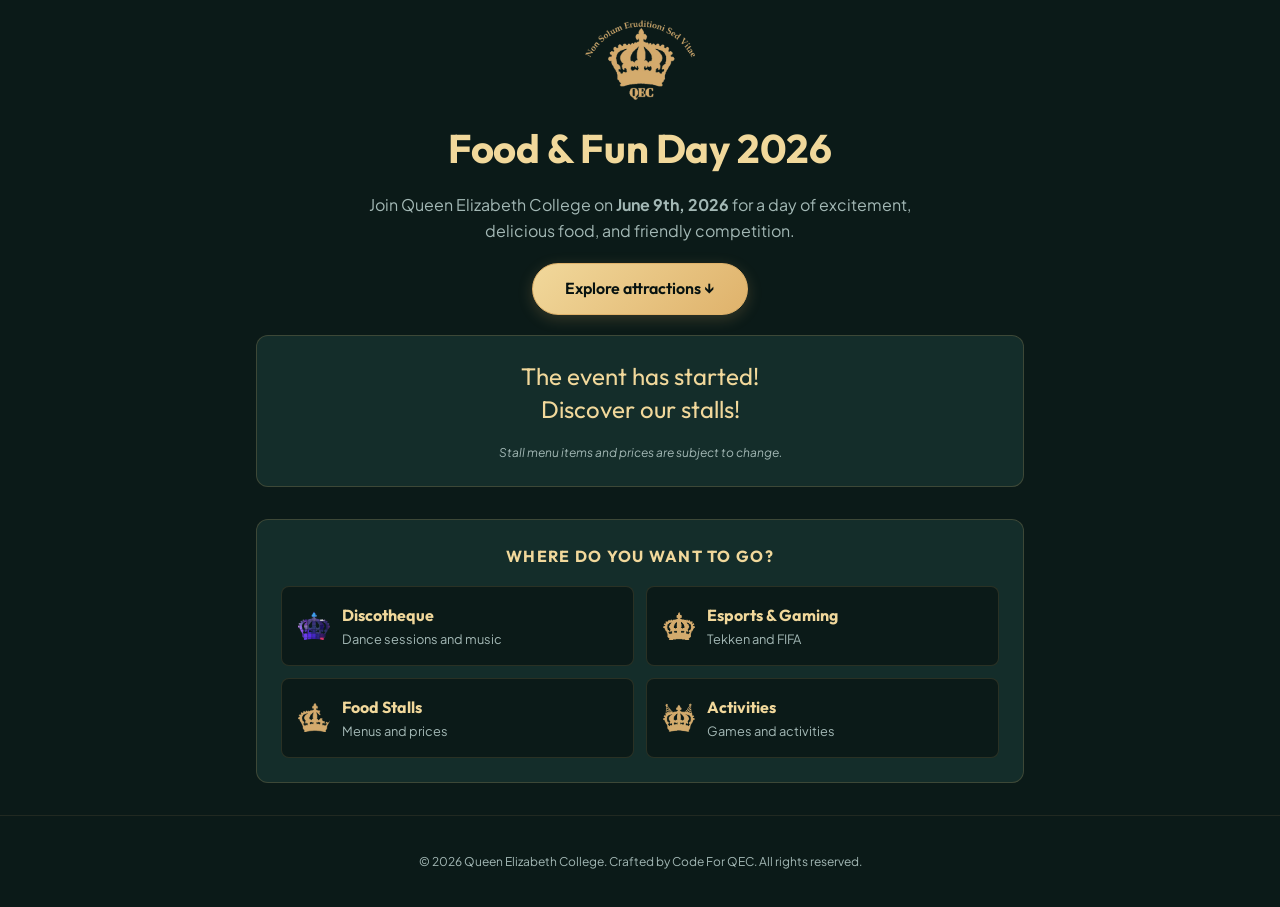
<file: index.html>
<!DOCTYPE html>
<html lang="en">
<head>
    <meta charset="UTF-8">
    <meta http-equiv="refresh" content="0; url=htmlfiles/index.html">
    <title>QEC Food and Fun Day 2026</title>
    <link rel="icon" href="icons and logos/QECLogoNoText.png" type="image/png" />
    <script>
        window.location.replace("htmlfiles/index.html");
    </script>
</head>
<body>
    <p>Redirecting to the main page... If you are not redirected automatically, please click <a href="htmlfiles/index.html">here</a>.</p>
</body>
</html>
</file>
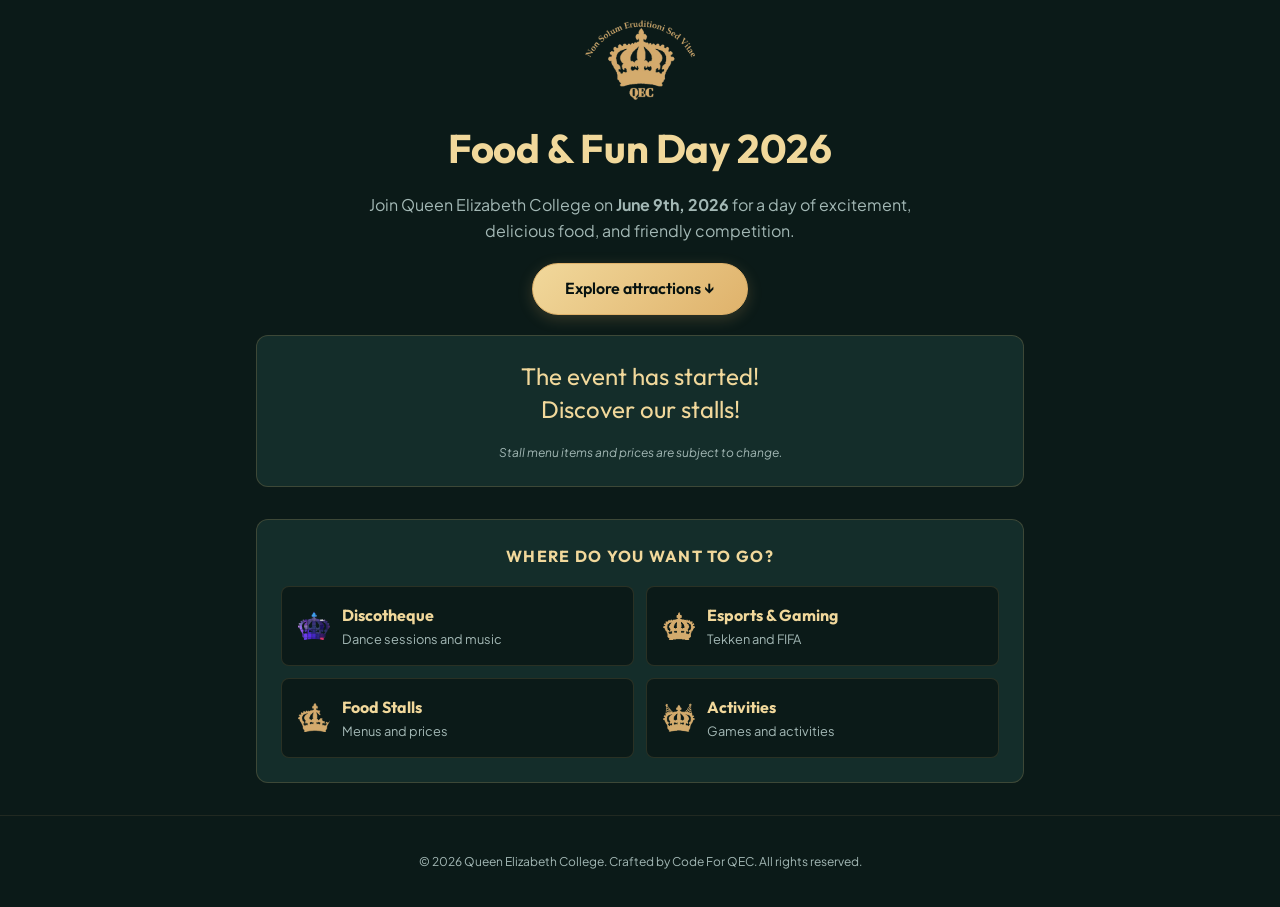
<file: htmlfiles/index.html>
<!DOCTYPE html>
<html lang="en">
<head>
<meta charset="UTF-8" />
<meta name="viewport" content="width=device-width, initial-scale=1.0">
<title>Queen Elizabeth College - Food & Fun Day 2026</title>
<meta name="description" content="Official website for QEC Food and Fun Day 2026. Explore attraction schedules, discotheque sessions, gaming events, food stall menu prices, and school activities.">
<link rel="icon" href="../icons and logos/QECLogoNoText.png" type="image/png" />
<link rel="stylesheet" href="../css/global.css" />
<style>
    .home-page {
        background-color: var(--color-bg-dark);
    }

    .home-hero {
        text-align: center;
        padding: max(1.25rem, env(safe-area-inset-top)) 1rem 1.25rem;
        max-width: 720px;
        margin: 0 auto;
    }

    .home-hero img {
        display: block;
        margin: 0 auto 1rem;
        height: 5rem;
        width: auto;
    }

    .home-hero h1 {
        font-size: clamp(1.75rem, 5vw, 2.5rem);
        margin-bottom: 0.75rem;
    }

    .home-hero p {
        color: var(--color-text-muted);
        margin: 0 auto 1.25rem;
        max-width: 36rem;
        line-height: 1.6;
    }

    .home-main {
        max-width: 48rem;
        margin: 0 auto;
        padding: 0 1rem 2rem;
        display: flex;
        flex-direction: column;
        gap: 2rem;
    }

    .home-panel {
        background: var(--color-bg-medium);
        border: 1px solid rgba(223, 178, 107, 0.2);
        border-radius: 12px;
        padding: 1.5rem;
    }

    .home-panel h2 {
        font-size: 1rem;
        text-transform: uppercase;
        letter-spacing: 0.08em;
        text-align: center;
        margin-bottom: 1rem;
    }

    .countdown-grid {
        display: grid;
        grid-template-columns: repeat(4, 1fr);
        gap: 0.75rem;
        max-width: 24rem;
        margin: 0 auto;
    }

    .countdown-box {
        text-align: center;
        background: var(--color-bg-dark);
        border: 1px solid rgba(223, 178, 107, 0.2);
        border-radius: 8px;
        padding: 0.75rem 0.5rem;
    }

    .countdown-box strong {
        display: block;
        font-size: 1.5rem;
        font-family: var(--font-heading);
        color: var(--color-gold-light);
        line-height: 1.2;
    }

    .countdown-box span {
        display: block;
        font-size: 0.65rem;
        text-transform: uppercase;
        letter-spacing: 0.06em;
        color: var(--color-text-muted);
        margin-top: 0.2rem;
    }

    .countdown-started-message {
        display: none;
        text-align: center;
        font-family: var(--font-heading);
        font-size: 1.5rem;
        color: var(--color-gold-light);
        max-width: 24rem;
        margin: 0 auto;
        line-height: 1.4;
    }

    #countdown-section.is-started .countdown-heading,
    #countdown-section.is-started .countdown-grid {
        display: none;
    }

    #countdown-section.is-started .countdown-started-message {
        display: block;
    }

    .home-disclaimer {
        text-align: center;
        font-size: 0.75rem;
        color: var(--color-text-muted);
        margin: 1rem 0 0;
        font-style: italic;
    }

    .nav-grid {
        display: grid;
        grid-template-columns: 1fr;
        gap: 0.75rem;
        list-style: none;
        margin: 0;
        padding: 0;
    }

    @media (min-width: 540px) {
        .nav-grid {
            grid-template-columns: 1fr 1fr;
        }
    }

    .nav-grid a {
        display: flex;
        align-items: center;
        gap: 0.75rem;
        padding: 1rem;
        background: var(--color-bg-dark);
        border: 1px solid rgba(223, 178, 107, 0.15);
        border-radius: 8px;
        text-decoration: none;
        color: var(--color-cream);
    }

    .nav-grid a:hover,
    .nav-grid a:focus-visible {
        border-color: rgba(223, 178, 107, 0.4);
        outline: none;
    }

    .nav-grid img {
        width: 2rem;
        height: 2rem;
        object-fit: contain;
        flex-shrink: 0;
    }

    .nav-grid .nav-text strong {
        display: block;
        font-family: var(--font-heading);
        color: var(--color-gold-light);
        font-size: 1rem;
        margin-bottom: 0.15rem;
    }

    .nav-grid .nav-text span {
        display: block;
        font-size: 0.8rem;
        color: var(--color-text-muted);
        line-height: 1.4;
    }

    .home-footer {
        text-align: center;
        padding: 1.5rem 1rem;
        font-size: 0.75rem;
        color: var(--color-text-muted);
        border-top: 1px solid rgba(223, 178, 107, 0.1);
    }

    @media (max-width: 480px) {
        .home-panel {
            padding: 1.25rem 1rem;
        }

        .home-hero .btn-premium {
            display: flex;
            width: 100%;
            max-width: 18rem;
            margin-left: auto;
            margin-right: auto;
            box-sizing: border-box;
        }

        .nav-grid a {
            min-height: 3.25rem;
            padding: 0.875rem;
        }

        .nav-grid .nav-text strong {
            font-size: 0.95rem;
        }

        .countdown-box strong {
            font-size: 1.25rem;
        }

        .countdown-started-message {
            font-size: 1.25rem;
        }
    }

    @media (max-width: 380px) {
        .countdown-grid {
            grid-template-columns: repeat(2, 1fr);
        }
    }
</style>
</head>

<body class="home-page">

<header class="home-hero">
    <img src="../icons and logos/QECLogo.png" alt="Queen Elizabeth College Logo" width="112" height="112" />
    <h1>Food &amp; Fun Day 2026</h1>
    <p>Join Queen Elizabeth College on <strong>June 9th, 2026</strong> for a day of excitement, delicious food, and friendly competition.</p>
    <a href="#explore" class="btn-premium">Explore attractions ↓ </a>
</header>

<main class="home-main">

    <section id="countdown-section" class="home-panel" aria-label="Event countdown">
        <h2 class="countdown-heading">Countdown until the fun begins</h2>
        <div class="countdown-grid count-down-values-container">
            <div class="countdown-box"><strong class="countdown-element days">-</strong><span>days</span></div>
            <div class="countdown-box"><strong class="countdown-element hours">-</strong><span>hours</span></div>
            <div class="countdown-box"><strong class="countdown-element minutes">-</strong><span>mins</span></div>
            <div class="countdown-box"><strong class="countdown-element seconds">-</strong><span>secs</span></div>
        </div>
        <p class="countdown-started-message">The event has started! <br> Discover our stalls!</p>
        <p class="home-disclaimer">Stall menu items and prices are subject to change.</p>
    </section>

    <section id="explore" class="home-panel" aria-label="Site navigation">
        <h2>Where do you want to go?</h2>
        <ul class="nav-grid">
            <li>
                <a href="../htmlfiles/discotheque.html">
                    <img src="../icons and logos/QECLogoDiscoNoText.png" alt="" width="32" height="32" />
                    <span class="nav-text">
                        <strong>Discotheque</strong>
                        <span>Dance sessions and music</span>
                    </span>
                </a>
            </li>
            <li>
                <a href="../htmlfiles/gaming.html">
                    <img src="../icons and logos/QECLogoPixelArtNoText.png" alt="" width="32" height="32" />
                    <span class="nav-text">
                        <strong>Esports &amp; Gaming</strong>
                        <span>Tekken and FIFA</span>
                    </span>
                </a>
            </li>
            <li>
                <a href="../htmlfiles/foodstalls.html">
                    <img src="../icons and logos/QECLogoFoodNoText.png" alt="" width="32" height="32" />
                    <span class="nav-text">
                        <strong>Food Stalls</strong>
                        <span>Menus and prices</span>
                    </span>
                </a>
            </li>
            <li>
                <a href="../htmlfiles/activities.html">
                    <img src="../icons and logos/QECLogoActivitiesNoText.png" alt="" width="32" height="32" />
                    <span class="nav-text">
                        <strong>Activities</strong>
                        <span>Games and activities</span>
                    </span>
                </a>
            </li>
        </ul>
    </section>

</main>

<footer class="home-footer">
    <p>&copy; 2026 Queen Elizabeth College. Crafted by Code For QEC. All rights reserved.</p>
</footer>

<script>
    const destTime = new Date('2026-06-09T08:00:00').getTime();
    const countdownSection = document.getElementById('countdown-section');
    let countdownInterval;

    function showEventStarted() {
        countdownSection.classList.add('is-started');
        if (countdownInterval) clearInterval(countdownInterval);
    }

    function updateCountdown() {
        const diff = destTime - Date.now();

        if (diff <= 0) {
            showEventStarted();
            return false;
        }

        const d = Math.floor(diff / 86400000);
        const h = Math.floor((diff % 86400000) / 3600000);
        const m = Math.floor((diff % 3600000) / 60000);
        const s = Math.floor((diff % 60000) / 1000);
        const elements = document.getElementsByClassName('countdown-element');

        elements[0].textContent = String(d).padStart(2, '0');
        elements[1].textContent = String(h).padStart(2, '0');
        elements[2].textContent = String(m).padStart(2, '0');
        elements[3].textContent = String(s).padStart(2, '0');
        return true;
    }

    if (updateCountdown()) {
        countdownInterval = setInterval(updateCountdown, 1000);
    }
</script>

</body>
</html>
</file>
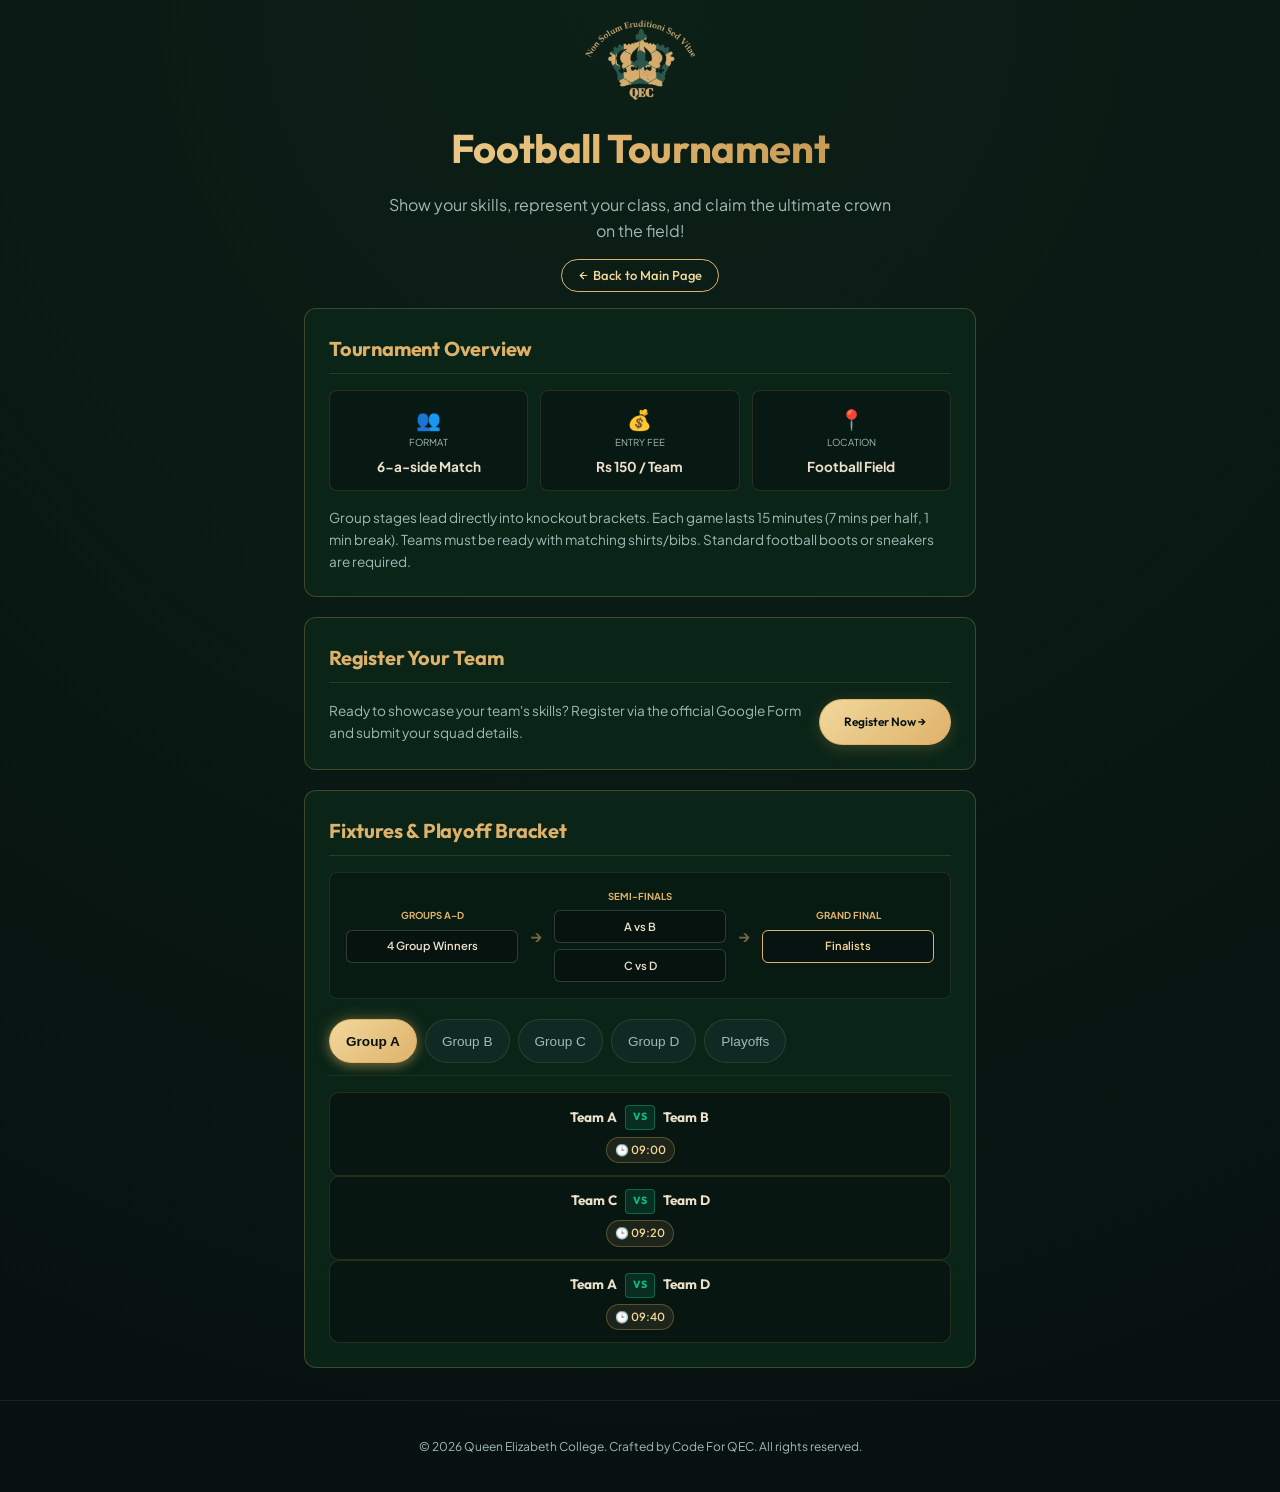
<file: htmlfiles/.(disabled)football.html>
<!DOCTYPE html>
<html lang="en">
<head>
    <meta charset="UTF-8">
    <meta name="viewport" content="width=device-width, initial-scale=1.0">
    <title>Football Tournament - School Food & Fun Day!</title>
    <meta name="description" content="View QEC Food and Fun Day 2026 Football Tournament fixtures, match schedule schedules, bracket diagrams, rules, and team registration links.">
    <link rel="icon" href="../icons and logos/QECLogoFootballNoText.png" type="image/png" />
    <link rel="stylesheet" href="../css/global.css" />
    <style>
        body.football-page {
            font-family: var(--font-body);
            background: radial-gradient(circle at top, #0c2017 0%, var(--color-bg-darkest) 90%);
        }

        .page-hero {
            text-align: center;
            padding: max(1.25rem, env(safe-area-inset-top)) 1rem 1rem;
            max-width: 40rem;
            margin: 0 auto;
        }

        .page-hero img {
            display: block;
            margin: 0 auto 1rem;
            height: 5rem;
            width: auto;
        }

        .page-hero h1 {
            font-size: clamp(1.75rem, 5vw, 2.5rem);
            margin-bottom: 0.75rem;
            background: linear-gradient(90deg, #f1d89b, #dfb26b, #b88a44);
            -webkit-background-clip: text;
            background-clip: text;
            color: transparent;
        }

        .page-hero p {
            color: var(--color-text-muted);
            margin: 0 auto 1rem;
            max-width: 32rem;
        }

        .football-main {
            max-width: 42rem;
            margin: 0 auto;
            padding: 0 1rem 2rem;
            display: flex;
            flex-direction: column;
            gap: 1.25rem;
        }

        .stadium-panel {
            background: rgba(12, 38, 25, 0.9);
            border: 1px solid rgba(223, 178, 107, 0.25);
            border-radius: 12px;
            padding: 1.5rem;
        }

        .stadium-panel h2 {
            font-size: 1.25rem;
            color: var(--color-gold);
            margin: 0 0 1rem;
            padding-bottom: 0.5rem;
            border-bottom: 1px solid rgba(223, 178, 107, 0.15);
        }

        .info-grid {
            display: grid;
            grid-template-columns: repeat(3, 1fr);
            gap: 0.75rem;
            margin-bottom: 1rem;
            text-align: center;
        }

        @media (max-width: 480px) {
            .info-grid {
                grid-template-columns: 1fr;
            }
        }

        .info-tile {
            background: rgba(7, 18, 16, 0.6);
            border: 1px solid rgba(223, 178, 107, 0.15);
            border-radius: 8px;
            padding: 0.75rem;
        }

        .info-tile .label {
            font-size: 0.6rem;
            text-transform: uppercase;
            color: var(--color-text-muted);
            display: block;
            margin-bottom: 0.15rem;
        }

        .info-tile .value {
            font-size: 0.85rem;
            font-weight: 700;
            color: var(--color-cream);
        }

        .register-row {
            display: flex;
            flex-direction: column;
            gap: 1rem;
        }

        @media (min-width: 640px) {
            .register-row {
                flex-direction: row;
                align-items: center;
            }
        }

        .register-row p {
            flex: 1;
            font-size: 0.85rem;
            color: var(--color-text-muted);
            margin: 0;
            line-height: 1.6;
        }

        .bracket-container {
            display: flex;
            align-items: center;
            justify-content: center;
            gap: 0.75rem;
            background: rgba(7, 18, 16, 0.5);
            border: 1px solid rgba(223, 178, 107, 0.12);
            border-radius: 8px;
            padding: 1rem;
            margin-bottom: 1.25rem;
        }

        .bracket-stage {
            flex: 1;
            min-width: 0;
            text-align: center;
        }

        .bracket-stage-title {
            font-size: 0.6rem;
            font-weight: 700;
            text-transform: uppercase;
            color: var(--color-gold);
            margin-bottom: 0.4rem;
        }

        .bracket-box {
            background: rgba(7, 18, 16, 0.8);
            border: 1px solid rgba(163, 184, 181, 0.25);
            border-radius: 6px;
            padding: 0.4rem 0.5rem;
            font-size: 0.7rem;
            font-weight: 600;
            color: var(--color-cream);
            margin-bottom: 0.4rem;
            word-break: break-word;
        }

        .bracket-box:last-child {
            margin-bottom: 0;
        }

        .bracket-box-gold {
            border-color: var(--color-gold);
            color: var(--color-gold-light);
        }

        .bracket-arrow {
            color: rgba(223, 178, 107, 0.5);
            font-weight: bold;
            flex-shrink: 0;
        }

        .fixtures-panel {
            overflow-x: hidden;
        }

        .match-card {
            display: grid;
            grid-template-columns: 1fr auto 1fr;
            grid-template-areas:
                "team-left vs team-right"
                "time time time";
            align-items: center;
            gap: 0.4rem 0.5rem;
            background: rgba(7, 18, 16, 0.7);
            border: 1px solid rgba(223, 178, 107, 0.15);
            border-radius: 10px;
            padding: 0.75rem;
        }

        .match-team {
            font-family: var(--font-heading);
            font-weight: 700;
            font-size: 0.85rem;
            color: var(--color-cream);
            min-width: 0;
            word-break: break-word;
            line-height: 1.3;
        }

        .match-team-left {
            grid-area: team-left;
            text-align: right;
        }

        .match-team-right {
            grid-area: team-right;
            text-align: left;
        }

        .match-vs-badge {
            grid-area: vs;
            justify-self: center;
            background: rgba(16, 185, 129, 0.15);
            border: 1px solid rgba(16, 185, 129, 0.4);
            color: var(--color-success);
            font-family: var(--font-heading);
            font-weight: 800;
            font-size: 0.65rem;
            padding: 0.2rem 0.45rem;
            border-radius: 4px;
            flex-shrink: 0;
        }

        .match-time-badge {
            grid-area: time;
            justify-self: center;
            background: rgba(223, 178, 107, 0.1);
            border: 1px solid rgba(223, 178, 107, 0.3);
            color: var(--color-gold-light);
            font-size: 0.7rem;
            font-weight: 600;
            padding: 0.2rem 0.5rem;
            border-radius: 99px;
        }

        #tabButtonsContainer {
            display: flex;
            flex-wrap: wrap;
            gap: 0.5rem;
            margin-bottom: 1rem;
            padding-bottom: 0.75rem;
            border-bottom: 1px solid rgba(223, 178, 107, 0.1);
        }

        #tabContentsContainer {
            display: flex;
            flex-direction: column;
            gap: 0.5rem;
        }

        .page-footer {
            text-align: center;
            padding: 1.5rem 1rem;
            font-size: 0.75rem;
            color: var(--color-text-muted);
            border-top: 1px solid rgba(223, 178, 107, 0.1);
        }

        @media (max-width: 520px) {
            .fixtures-panel {
                padding: 1rem 0.75rem;
            }

            .fixtures-panel h2 {
                font-size: 1.1rem;
            }

            .bracket-container {
                flex-direction: column;
                align-items: stretch;
                gap: 0.35rem;
                padding: 0.75rem;
            }

            .bracket-arrow {
                align-self: center;
                line-height: 1;
                transform: rotate(90deg);
            }

            .bracket-stage-title {
                font-size: 0.55rem;
            }

            .bracket-box {
                font-size: 0.65rem;
                padding: 0.35rem 0.45rem;
            }

            #tabButtonsContainer {
                display: grid;
                grid-template-columns: repeat(2, minmax(0, 1fr));
                gap: 0.4rem;
            }

            #tabButtonsContainer .filter-chip {
                width: 100%;
                min-height: 2.25rem;
                font-size: 0.75rem;
                padding: 0.4rem 0.5rem;
            }

            .match-card {
                grid-template-columns: 1fr;
                grid-template-areas:
                    "team-left"
                    "vs"
                    "team-right"
                    "time";
                text-align: center;
                padding: 0.65rem 0.75rem;
            }

            .match-team-left,
            .match-team-right {
                text-align: center;
                font-size: 0.8rem;
            }

            .match-time-badge {
                margin-top: 0.15rem;
            }
        }

        @media (max-width: 480px) {
            .stadium-panel {
                padding: 1.25rem 1rem;
            }

            .register-row .btn-premium {
                display: flex;
                width: 100%;
                justify-content: center;
                box-sizing: border-box;
            }
        }
    </style>
</head>
<body class="football-page">

    <header class="page-hero">
        <img src="../icons and logos/QECLogoFootball.webp" alt="Football Logo" width="80" height="80" />
        <h1>Football Tournament</h1>
        <p>Show your skills, represent your class, and claim the ultimate crown on the field!</p>
        <a href="../htmlfiles/index.html" class="btn-outline page-back"><span class="page-back-icon" aria-hidden="true"><svg viewBox="0 0 24 24" fill="none" stroke="currentColor" stroke-width="2.5" stroke-linecap="round" stroke-linejoin="round"><path d="M19 12H5"/><path d="M12 19l-7-7 7-7"/></svg></span>Back to Main Page</a>
    </header>

    <main class="football-main">

        <section class="stadium-panel" aria-label="Tournament overview">
            <h2>Tournament Overview</h2>
            <div class="info-grid">
                <div class="info-tile">
                    <span aria-hidden="true" style="font-size:1.25rem;">👥</span>
                    <span class="label">Format</span>
                    <span class="value">6-a-side Match</span>
                </div>
                <div class="info-tile">
                    <span aria-hidden="true" style="font-size:1.25rem;">💰</span>
                    <span class="label">Entry Fee</span>
                    <span class="value">Rs 150 / Team</span>
                </div>
                <div class="info-tile">
                    <span aria-hidden="true" style="font-size:1.25rem;">📍</span>
                    <span class="label">Location</span>
                    <span class="value">Football Field</span>
                </div>
            </div>
            <p style="font-size: 0.85rem; color: var(--color-text-muted); margin: 0; line-height: 1.6;">
                Group stages lead directly into knockout brackets. Each game lasts 15 minutes (7 mins per half, 1 min break). Teams must be ready with matching shirts/bibs. Standard football boots or sneakers are required.
            </p>
        </section>

        <section class="stadium-panel" aria-label="Registration">
            <h2>Register Your Team</h2>
            <div class="register-row">
                <p>Ready to showcase your team's skills? Register via the official Google Form and submit your squad details.</p>
                <a href="https://docs.google.com/forms/d/e/1FAIpQLSd4R9flbFLRYlhWioT5SjqJWeZzWigF5SpOO6duQFvuDIbWFg/viewform"
                   target="_blank" rel="noopener noreferrer"
                   class="btn-premium" style="font-size: 0.75rem; padding: 0.75rem 1.5rem; white-space: nowrap; text-align: center;">
                    Register Now →
                </a>
            </div>
        </section>

        <section class="stadium-panel fixtures-panel" aria-label="Fixtures">
            <h2>Fixtures &amp; Playoff Bracket</h2>
            <div class="bracket-container">
                <div class="bracket-stage">
                    <div class="bracket-stage-title">Groups A–D</div>
                    <div class="bracket-box">4 Group Winners</div>
                </div>
                <span class="bracket-arrow" aria-hidden="true">→</span>
                <div class="bracket-stage">
                    <div class="bracket-stage-title">Semi-Finals</div>
                    <div class="bracket-box">A vs B</div>
                    <div class="bracket-box">C vs D</div>
                </div>
                <span class="bracket-arrow" aria-hidden="true">→</span>
                <div class="bracket-stage">
                    <div class="bracket-stage-title">Grand Final</div>
                    <div class="bracket-box bracket-box-gold">Finalists</div>
                </div>
            </div>
            <div id="tabButtonsContainer"></div>
            <div id="tabContentsContainer"></div>
        </section>

    </main>

    <footer class="page-footer">
        <p>&copy; 2026 Queen Elizabeth College. Crafted by Code For QEC. All rights reserved.</p>
    </footer>

    <script>
        let scheduleData = {};

        async function loadSchedule() {
            try {
                const response = await fetch('football_schedule.json?' + Date.now());
                if (!response.ok) throw new Error('Schedule load error');
                scheduleData = await response.json();
                renderSchedule();
            } catch (err) {
                console.error('Fixture loading failed:', err);
                document.getElementById('tabContentsContainer').innerHTML =
                    '<p style="color: var(--color-error); font-size: 0.8rem;">Error loading football fixtures.</p>';
            }
        }

        function renderSchedule() {
            const buttonsContainer = document.getElementById('tabButtonsContainer');
            const contentsContainer = document.getElementById('tabContentsContainer');
            buttonsContainer.innerHTML = '';
            contentsContainer.innerHTML = '';

            let idx = 0;
            for (const groupName in scheduleData) {
                const isActive = idx === 0;
                const btn = document.createElement('button');
                btn.className = 'filter-chip' + (isActive ? ' active' : '');
                btn.setAttribute('data-tab', groupName);
                btn.textContent = groupName;
                buttonsContainer.appendChild(btn);

                const contentDiv = document.createElement('div');
                contentDiv.id = 'tab-content-' + groupName.replace(/\s+/g, '');
                if (!isActive) contentDiv.hidden = true;

                contentDiv.innerHTML = scheduleData[groupName].map(match => {
                    const parts = match.teams.split(/\s+v[sS]\.?\s+/);
                    const team1 = parts[0] || '';
                    const team2 = parts[1] || '';
                    return `
                        <div class="match-card">
                            <span class="match-team match-team-left">${team1}</span>
                            <span class="match-vs-badge">VS</span>
                            <span class="match-team match-team-right">${team2}</span>
                            <span class="match-time-badge">🕒 ${match.time}</span>
                        </div>
                    `;
                }).join('');

                contentsContainer.appendChild(contentDiv);
                idx++;
            }

            buttonsContainer.querySelectorAll('button').forEach(btn => {
                btn.addEventListener('click', () => {
                    buttonsContainer.querySelectorAll('button').forEach(b => b.classList.remove('active'));
                    btn.classList.add('active');
                    const targetTab = btn.getAttribute('data-tab');
                    for (const groupName in scheduleData) {
                        const div = document.getElementById('tab-content-' + groupName.replace(/\s+/g, ''));
                        div.hidden = groupName !== targetTab;
                    }
                });
            });
        }

        loadSchedule();
    </script>

</body>
</html>
</file>
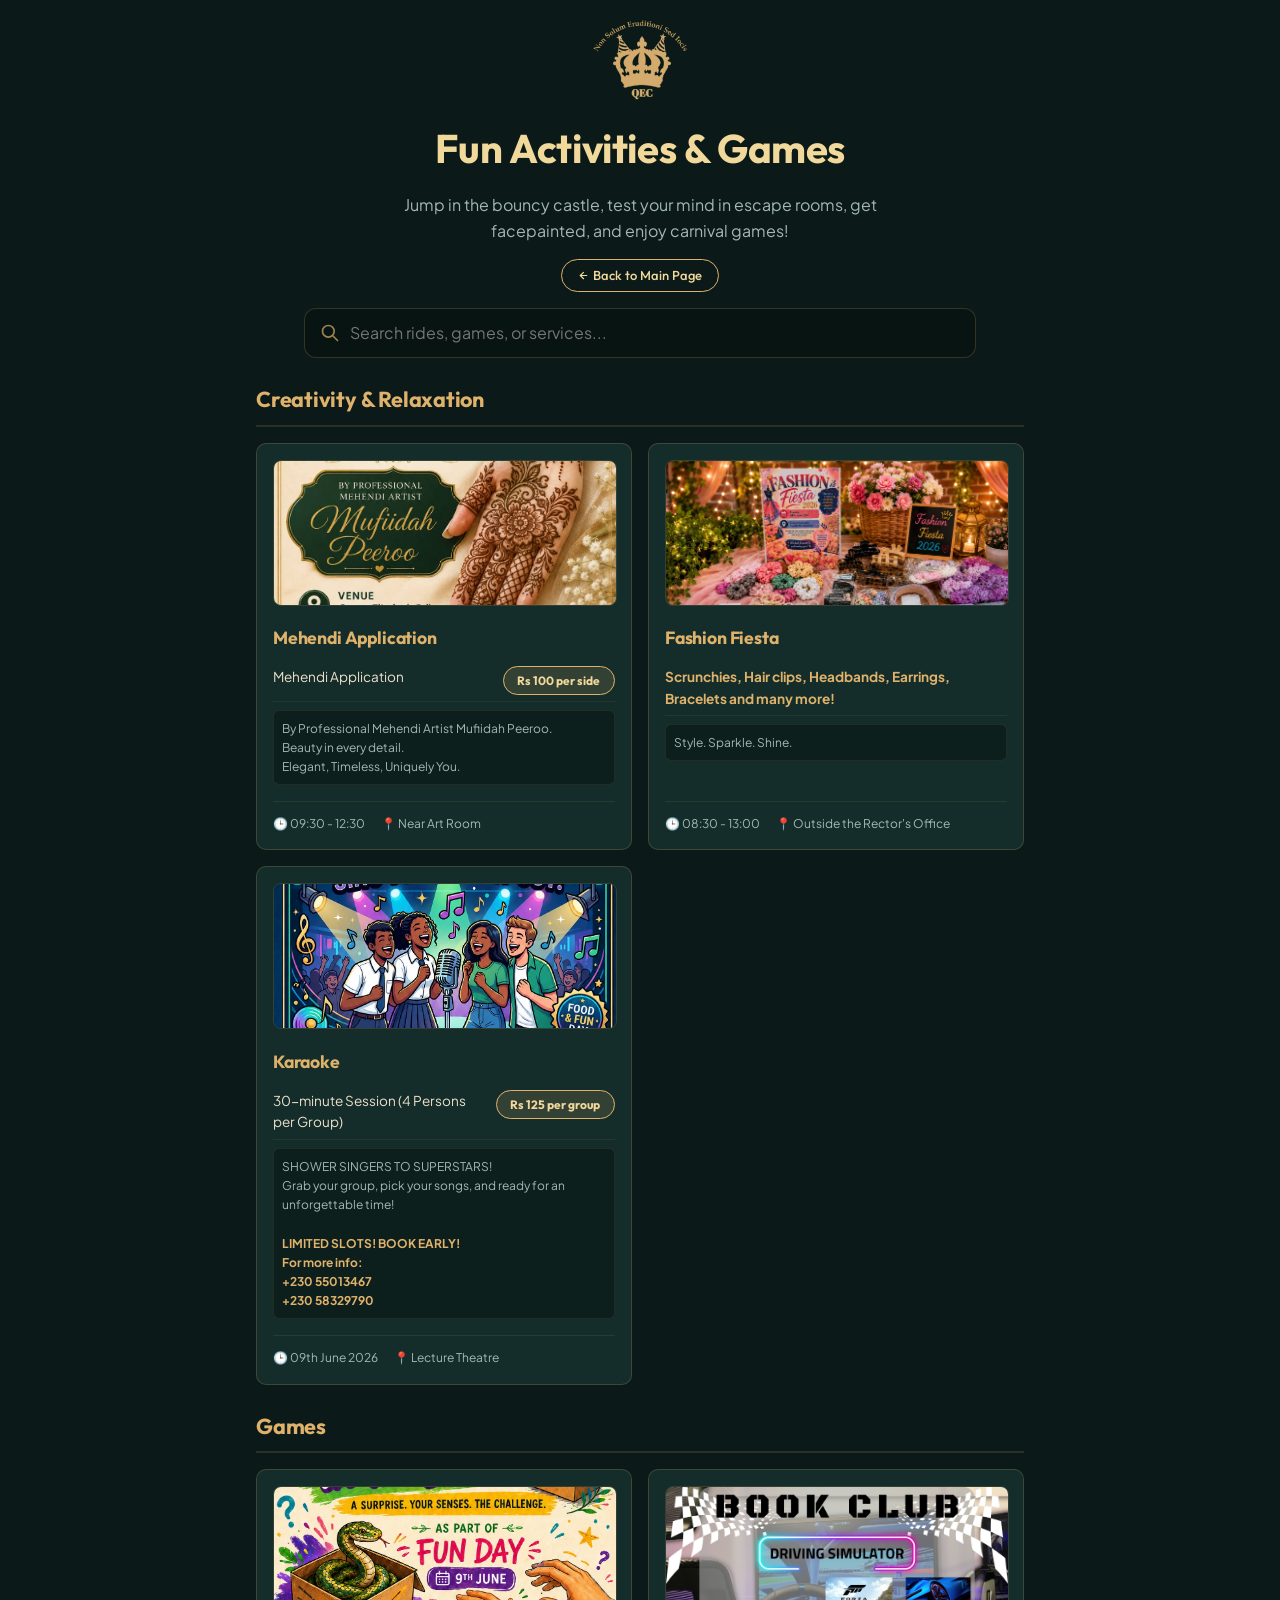
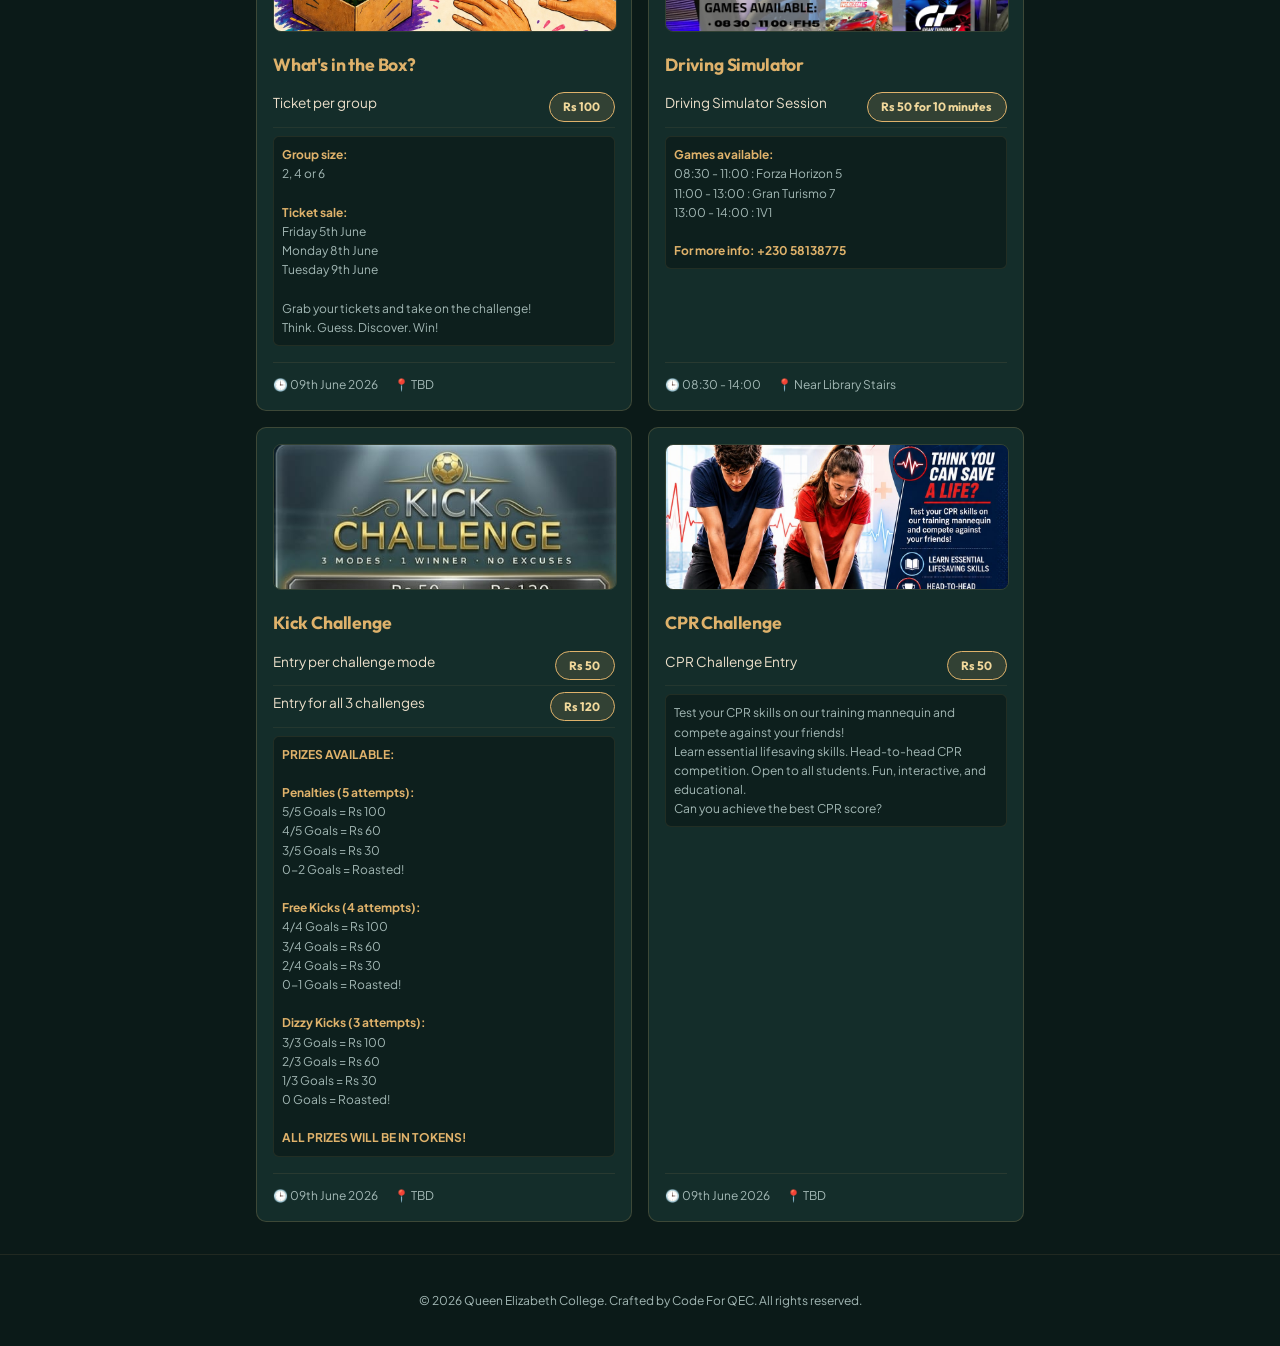
<file: htmlfiles/activities.html>
<!DOCTYPE html>
<html lang="en">
<head>
    <meta charset="UTF-8">
    <meta name="viewport" content="width=device-width, initial-scale=1.0">
    <title>Attractions & Activities - School Food & Fun Day!</title>
    <meta name="description" content="QEC Food and Fun Day 2026 Attractions and Activities schedules. Browse amusement rides, escape rooms, beauty parlour services, and prices.">
    <link rel="icon" href="../icons and logos/QECLogoActivitiesNoText.png" type="image/png" />
    <link rel="stylesheet" href="../css/global.css" />
    <style>
        body.activities-page {
            font-family: var(--font-body);
            background-color: var(--color-bg-dark);
        }

        .page-hero {
            text-align: center;
            padding: max(1.25rem, env(safe-area-inset-top)) 1rem 1rem;
            max-width: 40rem;
            margin: 0 auto;
        }

        .page-hero img {
            display: block;
            margin: 0 auto 1rem;
            height: 5rem;
            width: auto;
        }

        .page-hero h1 {
            font-size: clamp(1.75rem, 5vw, 2.5rem);
            margin-bottom: 0.75rem;
        }

        .page-hero p {
            color: var(--color-text-muted);
            margin: 0 auto 1rem;
            max-width: 32rem;
        }

        .search-area {
            max-width: 42rem;
            margin: 0 auto 1.5rem;
            padding: 0 1rem;
        }

        .clear-search-btn {
            position: absolute;
            right: 1rem;
            top: 50%;
            transform: translateY(-50%);
            background: transparent;
            border: none;
            color: var(--color-text-muted);
            cursor: pointer;
            font-size: 1rem;
            display: none;
        }

        .clear-search-btn:hover {
            color: var(--color-gold);
        }

        .activities-main {
            max-width: 48rem;
            margin: 0 auto;
            padding: 0 1rem 2rem;
        }

        .section-heading {
            font-size: 1.35rem;
            color: var(--color-gold);
            margin: 1.5rem 0 1rem;
            padding-bottom: 0.5rem;
            border-bottom: 2px solid rgba(223, 178, 107, 0.15);
        }

        .activity-grid {
            display: grid;
            gap: 1rem;
        }

        @media (min-width: 600px) {
            .activity-grid {
                grid-template-columns: 1fr 1fr;
            }
        }

        .activity-card {
            background: var(--color-bg-medium);
            border: 1px solid rgba(223, 178, 107, 0.2);
            border-radius: 10px;
            padding: 1rem;
            display: flex;
            flex-direction: column;
            justify-content: space-between;
        }

        .activity-card img {
            width: 100%;
            height: 9rem;
            object-fit: cover;
            border-radius: 8px;
            margin-bottom: 0.75rem;
            border: 1px solid rgba(223, 178, 107, 0.15);
        }

        .activity-card h3 {
            font-size: 1.1rem;
            color: var(--color-gold);
            margin: 0 0 0.5rem;
        }

        .activity-card .card-footer {
            margin-top: 1rem;
            padding-top: 0.75rem;
            border-top: 1px solid rgba(223, 178, 107, 0.1);
            font-size: 0.75rem;
            color: var(--color-text-muted);
            display: flex;
            flex-wrap: wrap;
            gap: 0.5rem 1rem;
        }

        .empty-state {
            text-align: center;
            padding: 2rem 1.5rem;
            background: var(--color-bg-medium);
            border: 1px solid rgba(223, 178, 107, 0.2);
            border-radius: 10px;
        }

        .empty-state .emoji {
            font-size: 2.5rem;
            margin-bottom: 0.75rem;
        }

        .page-footer {
            text-align: center;
            padding: 1.5rem 1rem;
            font-size: 0.75rem;
            color: var(--color-text-muted);
            border-top: 1px solid rgba(223, 178, 107, 0.1);
        }

        @media (max-width: 600px) {
            .activity-grid {
                grid-template-columns: 1fr;
            }
        }

        .menu-item-row {
            display: flex;
            justify-content: space-between;
            align-items: flex-start;
            gap: 0.5rem;
            padding: 0.35rem 0;
            border-bottom: 1px solid rgba(223, 178, 107, 0.08);
            font-size: 0.85rem;
        }

        .menu-item-row .item-name {
            color: var(--color-cream);
            flex: 1;
            min-width: 0;
            word-break: break-word;
        }

        .price-tag-gold {
            box-shadow: none;
        }

        @media (max-width: 480px) {
            .activity-card img {
                height: 7.5rem;
            }

            .section-heading {
                font-size: 1.15rem;
            }

            .menu-item-row {
                flex-direction: column;
                align-items: flex-start;
                gap: 0.15rem;
            }
        }

        .activity-card.is-wip {
            position: relative;
            overflow: hidden;
            border-color: rgba(140, 140, 140, 0.35);
        }

        .wip-card-content {
            filter: grayscale(100%);
            opacity: 0.35;
            pointer-events: none;
            user-select: none;
        }

        .wip-overlay {
            position: absolute;
            inset: 0;
            z-index: 1;
            display: flex;
            align-items: center;
            justify-content: center;
            padding: 1rem;
            background: rgba(7, 18, 16, 0.72);
            border-radius: 10px;
        }

        .wip-notice {
            margin: 0;
            text-align: center;
            font-size: clamp(0.9rem, 2.8vw, 1.15rem);
            font-weight: 800;
            letter-spacing: 0.14em;
            text-transform: uppercase;
            background: linear-gradient(90deg, #f1d89b, #dfb26b, #b88a44);
            -webkit-background-clip: text;
            background-clip: text;
            color: transparent;
            animation: wip-glow 2.5s ease-in-out infinite;
        }

        @keyframes wip-glow {
            0%, 100% { opacity: 1; }
            50% { opacity: 0.7; }
        }

        .activity-card-header {
            display: flex;
            flex-wrap: wrap;
            align-items: flex-start;
            justify-content: space-between;
            gap: 0.5rem;
            margin-bottom: 0.5rem;
        }

        .activity-card-header h3 {
            margin: 0;
        }

        .category-badge {
            font-size: 0.55rem;
            text-transform: uppercase;
            font-weight: 700;
            padding: 0.15rem 0.4rem;
            border-radius: 4px;
            background: rgba(223, 178, 107, 0.12);
            border: 1px solid rgba(223, 178, 107, 0.25);
            color: var(--color-gold);
            margin-right: 0.2rem;
            flex-shrink: 0;
        }
    </style>
</head>
<body class="activities-page">

    <header class="page-hero">
        <img src="../icons and logos/QECLogoActivities.webp" alt="QEC Activities Logo" width="80" height="80" />
        <h1>Fun Activities &amp; Games</h1>
        <p>Jump in the bouncy castle, test your mind in escape rooms, get facepainted, and enjoy carnival games!</p>
        <a href="../htmlfiles/index.html" class="btn-outline page-back"><span class="page-back-icon" aria-hidden="true"><svg viewBox="0 0 24 24" fill="none" stroke="currentColor" stroke-width="2.5" stroke-linecap="round" stroke-linejoin="round"><path d="M19 12H5"/><path d="M12 19l-7-7 7-7"/></svg></span>Back to Main Page</a>
    </header>

    <div class="search-area">
        <div class="search-input-container">
            <input type="text" id="searchInput" class="search-input" placeholder="Search rides, games, or services..." />
            <svg class="search-icon w-5 h-5" fill="none" stroke="currentColor" viewBox="0 0 24 24" style="width: 1.25rem; height: 1.25rem;" aria-hidden="true">
                <path stroke-linecap="round" stroke-linejoin="round" stroke-width="2" d="M21 21l-6-6m2-5a7 7 0 11-14 0 7 7 0 0114 0z" />
            </svg>
            <button id="clearSearchBtn" class="clear-search-btn" type="button" aria-label="Clear search">✕</button>
        </div>
    </div>

    <main class="activities-main">
        <div id="activitiesContainer"></div>
        <div id="errorDetails" hidden style="padding: 1rem; background: rgba(239, 68, 68, 0.1); border: 1px solid rgba(239, 68, 68, 0.3); border-radius: 8px; font-size: 0.8rem; color: #f87171; font-family: monospace; white-space: pre-wrap; margin-bottom: 1rem;"></div>
        <div id="noResultsMessage" hidden class="empty-state">
            <div class="emoji" aria-hidden="true">🎪</div>
            <h3 style="margin: 0 0 0.5rem; color: var(--color-cream);">No Activities Found</h3>
            <p style="font-size: 0.85rem; color: var(--color-text-muted); margin: 0 0 1rem;">No games or attractions match your search. Try a different query or reset.</p>
            <button id="resetSearchBtn" class="btn-premium" type="button" style="font-size: 0.8rem; padding: 0.5rem 1.25rem;">Reset Search</button>
        </div>
    </main>

    <footer class="page-footer">
        <p>&copy; 2026 Queen Elizabeth College. Crafted by Code For QEC. All rights reserved.</p>
    </footer>

    <script>
        function formatFieldName(fieldName) {
            if (fieldName === 'team_members') return 'Team Members';
            if (fieldName === 'note') return '';
            return fieldName
                .replace(/_/g, ' ')
                .replace(/([A-Z])/g, ' $1')
                .replace(/^./, str => str.toUpperCase());
        }

        function renderFieldValue(value) {
            if (Array.isArray(value)) return value.join(', ');
            if (typeof value === 'object' && value !== null) return JSON.stringify(value);
            return value.toString();
        }

        function isWipEntry(stall) {
            return stall.note === 'WIP';
        }

        function isBlankPrice(price) {
            return price == null || String(price).trim() === '';
        }

        function renderPriceTag(price) {
            if (isBlankPrice(price)) return '';
            return `<span class="price-tag-gold" style="font-size: 0.75rem;">${price}</span>`;
        }

        function renderItemName(name, price) {
            if (isBlankPrice(price)) {
                if (/<strong/i.test(name)) return name;
                return `<strong style="color: var(--color-gold);">${name}</strong>`;
            }
            return name;
        }

        function renderProducts(products, sections) {
            let html = '';
            if (sections && sections.length > 0) {
                sections.forEach(section => {
                    html += `<div style="margin-bottom: 0.75rem;">
                        <h4 style="font-size: 0.7rem; text-transform: uppercase; color: var(--color-gold); margin: 0 0 0.35rem;">${section.title}</h4>
                        <ul style="list-style: none; margin: 0; padding: 0;">`;
                    section.items.forEach(item => {
                        html += `<li class="menu-item-row">
                            <span class="item-name">${renderItemName(item.name, item.price)}</span>
                            ${renderPriceTag(item.price)}
                        </li>`;
                    });
                    html += '</ul></div>';
                });
            } else if (products && products.length > 0) {
                html += '<ul style="list-style: none; margin: 0; padding: 0;">';
                products.forEach(product => {
                    html += `<li class="menu-item-row">
                        <span class="item-name">${renderItemName(product.name, product.price)}</span>
                        ${renderPriceTag(product.price)}
                    </li>`;
                });
                html += '</ul>';
            }
            return html;
        }

        let allActivities = [];

        function filterAndRenderActivities() {
            const searchQuery = document.getElementById('searchInput').value.toLowerCase().trim();
            const container = document.getElementById('activitiesContainer');
            const noResultsMessage = document.getElementById('noResultsMessage');

            const filtered = allActivities.filter(stall => {
                if (searchQuery === '') return true;
                const matchName = stall.name.toLowerCase().includes(searchQuery);
                const matchSection = stall.section && stall.section.toLowerCase().includes(searchQuery);
                const matchNote = stall.note && stall.note.toLowerCase().includes(searchQuery);
                let matchMenu = false;
                if (stall.products) {
                    matchMenu = stall.products.some(p => p.name.toLowerCase().includes(searchQuery));
                }
                if (!matchMenu && stall.sections) {
                    matchMenu = stall.sections.some(s => {
                        if (s.title.toLowerCase().includes(searchQuery)) return true;
                        return s.items && s.items.some(i => i.name.toLowerCase().includes(searchQuery));
                    });
                }
                return matchName || matchSection || matchNote || matchMenu;
            });

            if (filtered.length === 0) {
                container.hidden = true;
                noResultsMessage.hidden = false;
                return;
            }

            container.hidden = false;
            noResultsMessage.hidden = true;

            filtered.sort((a, b) => Number(isWipEntry(a)) - Number(isWipEntry(b)));

            const grouped = filtered.reduce((acc, stall) => {
                const sec = stall.section || 'Other Activities';
                if (!acc[sec]) acc[sec] = [];
                acc[sec].push(stall);
                return acc;
            }, {});

            container.innerHTML = '';
            Object.keys(grouped).sort().forEach(secName => {
                const secHeader = document.createElement('h2');
                secHeader.className = 'section-heading';
                secHeader.textContent = secName;
                container.appendChild(secHeader);

                const secGrid = document.createElement('div');
                secGrid.className = 'activity-grid';

                grouped[secName].forEach(stall => {
                    const card = document.createElement('article');
                    const wip = isWipEntry(stall);
                    card.className = wip ? 'activity-card is-wip' : 'activity-card';

                    let html = '<div>';
                    if (stall.image) {
                        const imgStyle = stall.image_position ? `object-position: ${stall.image_position};` : '';
                        html += `<img src="${stall.image}" alt="${stall.name}" loading="lazy" style="${imgStyle}">`;
                    }
                    html += `<div class="activity-card-header"><h3>${stall.name}</h3></div>`;

                    if ((stall.products && stall.products.length > 0) || (stall.sections && stall.sections.length > 0)) {
                        html += renderProducts(stall.products, stall.sections);
                    }

                    Object.entries(stall).forEach(([field, value]) => {
                        if (['name', 'products', 'sections', 'section', 'location', 'time', 'image', 'image_position'].includes(field)) return;
                        if (field === 'note' && wip) return;
                        if (!value || (Array.isArray(value) && value.length === 0) || value === '') return;
                        if (field === 'note') {
                            html += `<div style="margin-top: 0.5rem; padding: 0.5rem; background: rgba(7,18,16,0.5); border-radius: 6px; border: 1px solid rgba(223,178,107,0.1); font-size: 0.75rem;">
                                <p style="color: var(--color-text-muted); margin: 0;">${renderFieldValue(value)}</p>
                            </div>`;
                            return;
                        }
                        html += `<div style="margin-top: 0.5rem; padding: 0.5rem; background: rgba(7,18,16,0.5); border-radius: 6px; border: 1px solid rgba(223,178,107,0.1); font-size: 0.75rem;">
                            <strong style="color: var(--color-gold); text-transform: uppercase;">${formatFieldName(field)}</strong>
                            <p style="color: var(--color-text-muted); margin: 0.25rem 0 0;">${renderFieldValue(value)}</p>
                        </div>`;
                    });

                    html += `</div>
                        <div class="card-footer">
                            <span><strong style="color: var(--color-gold);">🕒</strong> ${stall.time || 'TBD'}</span>
                            <span><strong style="color: var(--color-gold);">📍</strong> ${stall.location || 'TBD'}</span>
                        </div>`;

                    if (wip) {
                        html = `<div class="wip-card-content">${html}</div>
                            <div class="wip-overlay" aria-hidden="true">
                                <p class="wip-notice">More info soon</p>
                            </div>`;
                    }

                    card.innerHTML = html;
                    secGrid.appendChild(card);
                });

                container.appendChild(secGrid);
            });
        }

        async function loadStalls() {
            const errorDetails = document.getElementById('errorDetails');
            try {
                const response = await fetch('stall_info.json?' + Date.now(), {
                    headers: { 'Cache-Control': 'no-cache' }
                });
                if (!response.ok) throw new Error('HTTP error! status: ' + response.status);

                const stalls = await response.json();
                allActivities = stalls.filter(stall => !(stall.section || '').toLowerCase().includes('food'));
                filterAndRenderActivities();
            } catch (error) {
                console.error('Error loading activity information:', error);
                errorDetails.hidden = false;
                errorDetails.textContent = 'Error loading activity information:\n' + error.message;
                document.getElementById('activitiesContainer').innerHTML =
                    '<div class="empty-state"><p style="color: #f87171;">Unable to load activity lists. Please try refreshing.</p></div>';
            }
        }

        window.addEventListener('load', () => {
            loadStalls().then(() => {
                const searchInput = document.getElementById('searchInput');
                const clearSearchBtn = document.getElementById('clearSearchBtn');

                function toggleClearButton() {
                    clearSearchBtn.style.display = searchInput.value.length > 0 ? 'block' : 'none';
                }

                searchInput.addEventListener('input', () => {
                    toggleClearButton();
                    filterAndRenderActivities();
                });

                clearSearchBtn.addEventListener('click', () => {
                    searchInput.value = '';
                    toggleClearButton();
                    filterAndRenderActivities();
                    searchInput.focus();
                });

                document.getElementById('resetSearchBtn').addEventListener('click', () => {
                    searchInput.value = '';
                    toggleClearButton();
                    filterAndRenderActivities();
                    searchInput.focus();
                });
            });
        });
    </script>

</body>
</html>
</file>
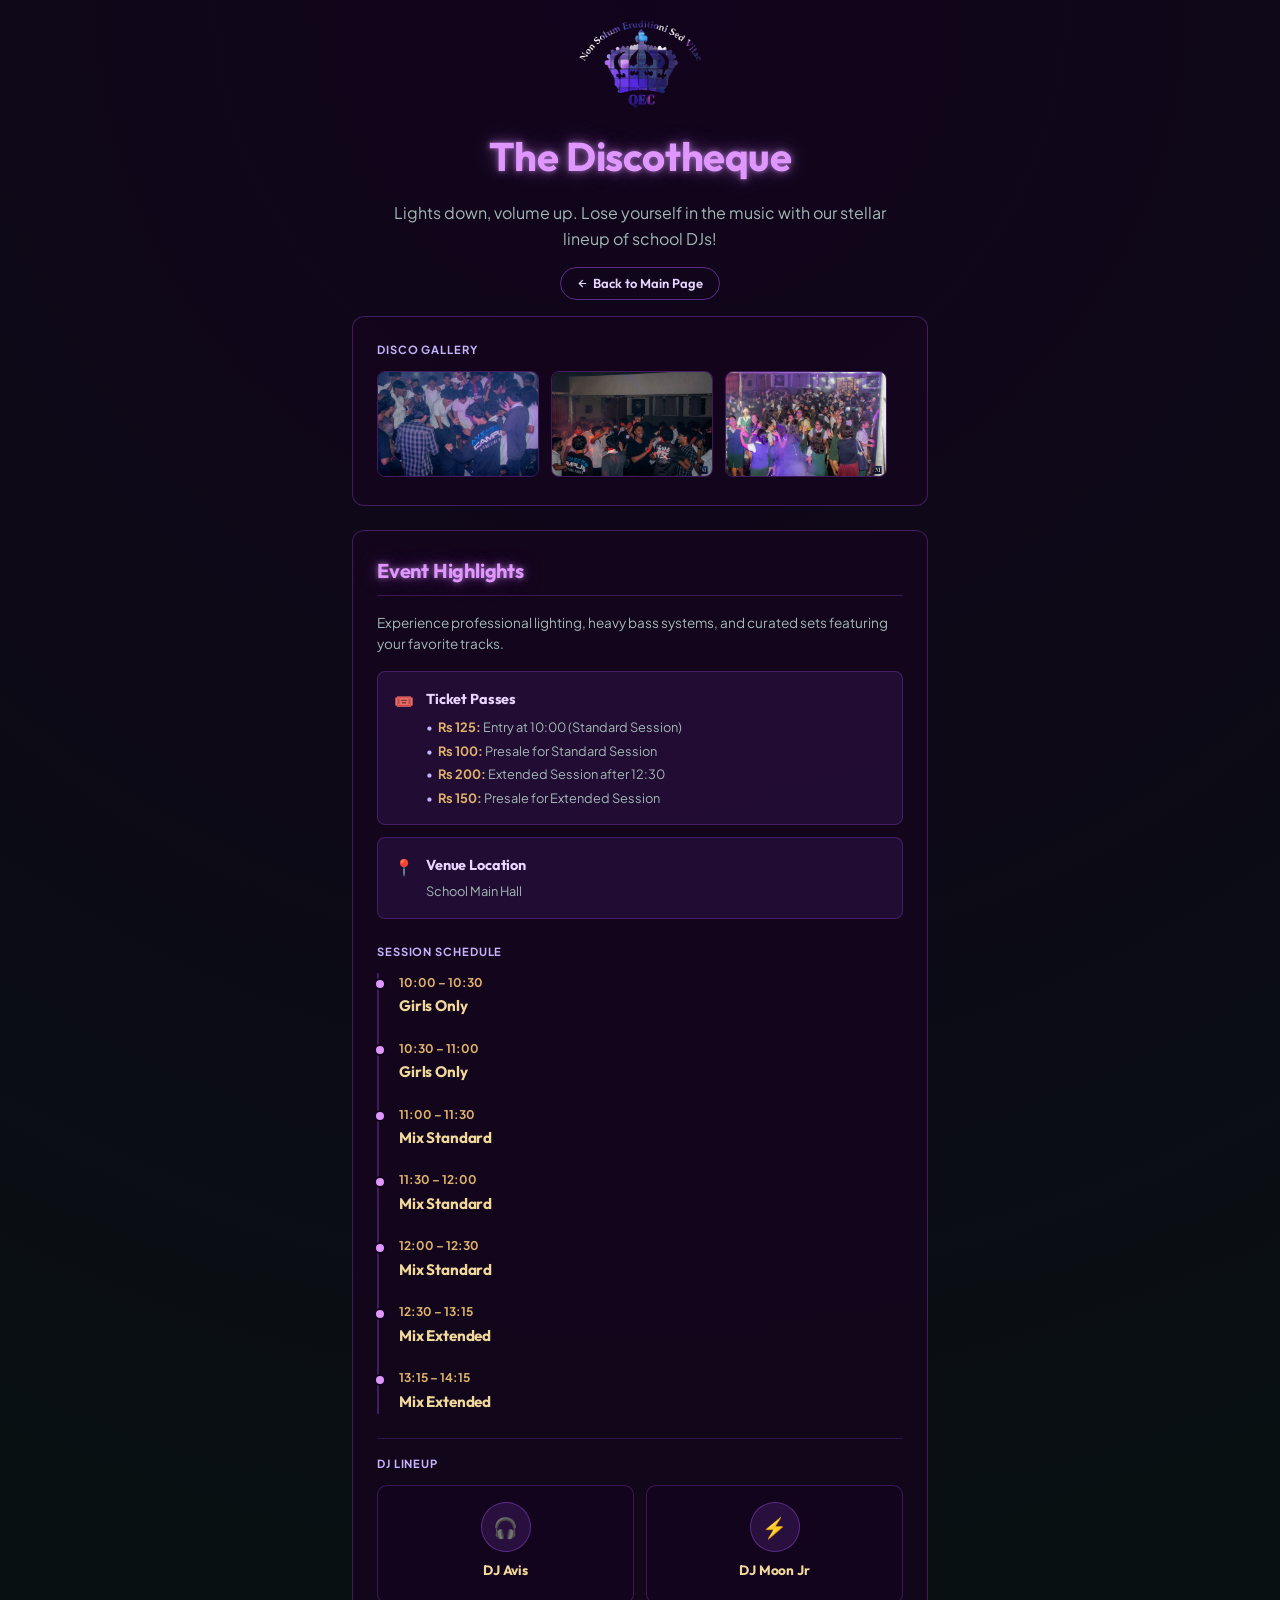
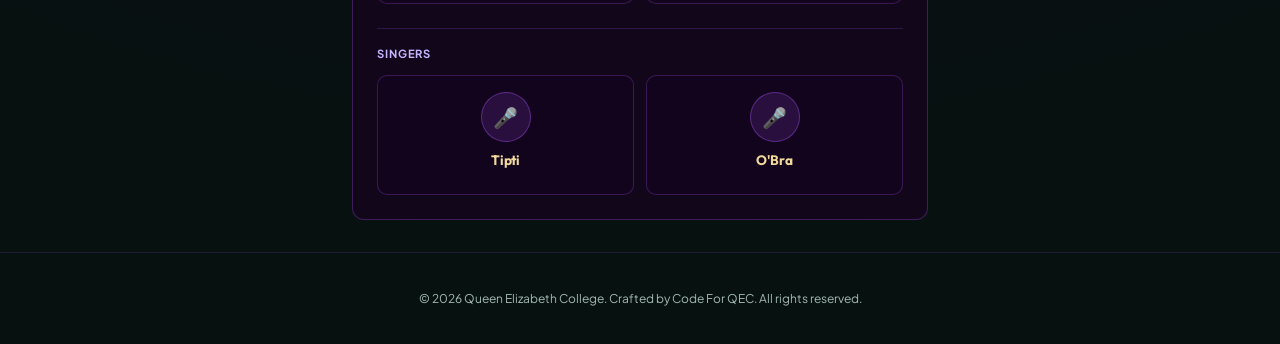
<file: htmlfiles/discotheque.html>
<!DOCTYPE html>
<html lang="en">
<head>
    <meta charset="UTF-8">
    <meta name="viewport" content="width=device-width, initial-scale=1.0">
    <title>Discotheque - School Food & Fun Day!</title>
    <meta name="description" content="Get ready for QEC Food and Fun Day 2026 Discotheque! Meet the student DJ lineup, view session timings, entry pass prices, and party locations.">
    <link rel="icon" href="../icons and logos/QECLogoDiscoNoText.png" type="image/png" />
    <link rel="stylesheet" href="../css/global.css" />
    <style>
        body.disco-page {
            font-family: var(--font-body);
            background: radial-gradient(circle at top, #12031c 0%, var(--color-bg-darkest) 90%);
        }

        .page-hero {
            text-align: center;
            padding: max(1.25rem, env(safe-area-inset-top)) 1rem 1rem;
            max-width: 40rem;
            margin: 0 auto;
        }

        .page-hero img {
            display: block;
            margin: 0 auto 1rem;
            height: 5.5rem;
            width: auto;
        }

        .page-hero h1 {
            font-size: clamp(1.75rem, 5vw, 2.5rem);
            margin-bottom: 0.75rem;
        }

        .page-hero p {
            color: var(--color-text-muted);
            margin: 0 auto 1rem;
            max-width: 32rem;
        }

        .disco-main {
            max-width: 36rem;
            margin: 0 auto;
            padding: 0 1rem 2rem;
            display: flex;
            flex-direction: column;
            gap: 1.5rem;
        }

        .disco-panel {
            background: rgba(20, 5, 30, 0.85);
            border: 1px solid rgba(168, 85, 247, 0.3);
            border-radius: 12px;
            padding: 1.5rem;
        }

        .disco-panel h2 {
            font-size: 1.25rem;
            margin: 0 0 1rem;
            padding-bottom: 0.5rem;
            border-bottom: 1px solid rgba(168, 85, 247, 0.25);
        }

        .disco-section-label {
            font-size: 0.7rem;
            font-weight: 700;
            text-transform: uppercase;
            letter-spacing: 0.08em;
            color: #c4b5fd;
            margin: 0 0 0.75rem;
        }

        .gallery-strip {
            display: flex;
            gap: 0.75rem;
            overflow-x: auto;
            padding-bottom: 0.25rem;
        }

        .gallery-strip img {
            width: 10rem;
            height: 6.5rem;
            object-fit: cover;
            border-radius: 8px;
            border: 1px solid rgba(168, 85, 247, 0.3);
            flex-shrink: 0;
        }

        .info-pill {
            background: rgba(168, 85, 247, 0.1);
            border: 1px solid rgba(168, 85, 247, 0.25);
            border-radius: 8px;
            padding: 1rem;
            display: flex;
            gap: 0.75rem;
            align-items: flex-start;
            margin-bottom: 0.75rem;
        }

        .info-pill:last-child {
            margin-bottom: 0;
        }

        .info-pill > div {
            flex: 1;
            min-width: 0;
        }

        .info-pill h4 {
            color: #e9d5ff;
            margin: 0 0 0.25rem;
            font-size: 0.9rem;
        }

        .info-pill p,
        .info-pill ul {
            font-size: 0.8rem;
            color: var(--color-text-muted);
            margin: 0;
        }

        .info-pill ul {
            list-style: none;
            padding: 0;
            margin-top: 0.35rem;
        }

        .info-pill ul li {
            position: relative;
            padding-left: 0.9em;
            margin-bottom: 0.2rem;
        }

        .info-pill ul li::before {
            content: "•";
            position: absolute;
            left: 0;
            color: #c4b5fd;
        }

        .info-pill ul li:last-child {
            margin-bottom: 0;
        }

        .timeline {
            border-left: 2px solid rgba(168, 85, 247, 0.3);
            padding-left: 1.25rem;
            margin: 0;
        }

        .timeline-item {
            position: relative;
            margin-bottom: 1.25rem;
            list-style: none;
        }

        .timeline-item:last-child {
            margin-bottom: 0;
        }

        .timeline-item::before {
            content: "";
            position: absolute;
            left: calc(-1.25rem - 5px);
            top: 0.35rem;
            width: 8px;
            height: 8px;
            border-radius: 50%;
            background: #df96ff;
            border: 2px solid #12031c;
        }

        .timeline-time {
            font-size: 0.75rem;
            font-weight: 700;
            color: var(--color-gold);
            margin-bottom: 0.15rem;
        }

        .timeline-title {
            font-size: 0.95rem;
            color: var(--color-gold-light);
            margin: 0;
        }

        .timeline-desc {
            font-size: 0.8rem;
            color: var(--color-text-muted);
            margin: 0.2rem 0 0;
        }

        .dj-grid {
            display: grid;
            gap: 0.75rem;
            grid-template-columns: repeat(auto-fit, minmax(9rem, 1fr));
        }

        .dj-card {
            background: rgba(20, 5, 30, 0.9);
            border: 1px solid rgba(168, 85, 247, 0.25);
            border-radius: 10px;
            padding: 1rem 0.75rem;
            text-align: center;
        }

        .dj-avatar {
            width: 3rem;
            height: 3rem;
            background: rgba(168, 85, 247, 0.15);
            border: 1px solid rgba(168, 85, 247, 0.4);
            border-radius: 50%;
            display: flex;
            align-items: center;
            justify-content: center;
            margin: 0 auto 0.5rem;
            font-size: 1.25rem;
        }

        .dj-name {
            color: var(--color-gold-light);
            font-size: 0.85rem;
            margin: 0 0 0.35rem;
        }

        .dj-badge {
            display: inline-block;
            font-size: 0.6rem;
            font-weight: 700;
            text-transform: uppercase;
            letter-spacing: 0.05em;
            padding: 0.15rem 0.5rem;
            border-radius: 99px;
            margin-bottom: 0.5rem;
        }

        .badge-headliner {
            background: rgba(223, 178, 107, 0.2);
            border: 1px solid var(--color-gold);
            color: var(--color-gold-light);
        }

        .badge-supporting {
            background: rgba(168, 85, 247, 0.2);
            border: 1px solid rgba(168, 85, 247, 0.5);
            color: #df96ff;
        }

        .dj-genre {
            font-size: 0.75rem;
            color: var(--color-text-muted);
            margin: 0;
        }

        .btn-outline-disco {
            font-family: var(--font-heading);
            font-weight: 600;
            color: #e9d5ff;
            background: transparent;
            border: 1px solid rgba(168, 85, 247, 0.5);
            border-radius: 999px;
            text-decoration: none;
        }

        a.page-back.btn-outline-disco {
            padding: 0.45rem 1rem;
            font-size: 0.8125rem;
            line-height: 1.25;
            gap: 0.25rem;
        }

        @media (max-width: 480px) {
            a.page-back.btn-outline-disco {
                padding: 0.5rem 0.85rem;
                font-size: 0.75rem;
                line-height: 1.3;
            }
        }

        .page-footer {
            text-align: center;
            padding: 1.5rem 1rem;
            font-size: 0.75rem;
            color: var(--color-text-muted);
            border-top: 1px solid rgba(168, 85, 247, 0.15);
        }

        @media (max-width: 480px) {
            .disco-panel {
                padding: 1.25rem 1rem;
            }

            .gallery-strip img {
                width: 8.5rem;
                height: 5.5rem;
            }

            .dj-grid {
                grid-template-columns: 1fr;
            }

            .info-pill {
                flex-direction: column;
                align-items: stretch;
                gap: 0.35rem;
            }

            .info-pill > span[aria-hidden="true"] {
                line-height: 1;
            }
        }
    </style>
</head>
<body class="disco-page">

    <header class="page-hero">
        <img src="../icons and logos/QECLogoDisco.gif" alt="Discotheque Logo" width="88" height="88" />
        <h1 class="neon-text-purple">The Discotheque</h1>
        <p>Lights down, volume up. Lose yourself in the music with our stellar lineup of school DJs!</p>
        <a href="../htmlfiles/index.html" class="btn-outline-disco page-back"><span class="page-back-icon" aria-hidden="true"><svg viewBox="0 0 24 24" fill="none" stroke="currentColor" stroke-width="2.5" stroke-linecap="round" stroke-linejoin="round"><path d="M19 12H5"/><path d="M12 19l-7-7 7-7"/></svg></span>Back to Main Page</a>
    </header>

    <main class="disco-main">

        <section class="disco-panel" aria-label="Disco gallery">
            <p class="disco-section-label">Disco Gallery</p>
            <div class="gallery-strip">
                <img src="../images/DiscoPic1.jpg" alt="Disco crowd" width="160" height="104" loading="lazy" />
                <img src="../images/DiscoPic2.jpg" alt="DJ booth" width="160" height="104" loading="lazy" />
                <img src="../images/DiscoPic3.jpg" alt="Disco lights" width="160" height="104" loading="lazy" />
            </div>
        </section>

        <section class="disco-panel" aria-label="Event details">
            <h2 class="neon-text-purple">Event Highlights</h2>
            <p style="font-size: 0.85rem; color: var(--color-text-muted); margin: 0 0 1rem;">Experience professional lighting, heavy bass systems, and curated sets featuring your favorite tracks.</p>

            <div class="info-pill">
                <span aria-hidden="true">🎟️</span>
                <div>
                    <h4>Ticket Passes</h4>
                    <ul>
                        <li><strong style="color: var(--color-gold);">Rs 125:</strong> Entry at 10:00 (Standard Session)</li>
                        <li><strong style="color: var(--color-gold);">Rs 100:</strong> Presale for Standard Session</li>
                        <li><strong style="color: var(--color-gold);">Rs 200:</strong> Extended Session after 12:30</li>
                        <li><strong style="color: var(--color-gold);">Rs 150:</strong> Presale for Extended Session</li>
                    </ul>
                </div>
            </div>

            <div class="info-pill">
                <span aria-hidden="true">📍</span>
                <div>
                    <h4>Venue Location</h4>
                    <p>School Main Hall</p>
                </div>
            </div>

            <p class="disco-section-label" style="margin-top: 1.5rem;">Session Schedule</p>
            <ul class="timeline">
                <li class="timeline-item">
                    <div class="timeline-time">10:00 – 10:30 </div>
                    <h3 class="timeline-title">Girls Only</h3>
                    <!-- <p class="timeline-desc">High-energy EDM and pop mixes for the opening hour.</p> -->
                </li>
                <li class="timeline-item">
                    <div class="timeline-time">10:30 – 11:00</div>
                    <h3 class="timeline-title">Girls Only</h3>
                   <!--  <p class="timeline-desc">Upbeat commercial hits, dance, and electronic beats.</p> -->
                </li>
                <li class="timeline-item">
                    <div class="timeline-time">11:00 – 11:30 </div>
                    <h3 class="timeline-title">Mix Standard</h3>
                    <!-- <p class="timeline-desc">High-energy EDM and pop mixes for the opening hour.</p> -->
                </li>
                <li class="timeline-item">
                    <div class="timeline-time">11:30 – 12:00</div>
                    <h3 class="timeline-title">Mix Standard</h3>
                   <!--  <p class="timeline-desc">Upbeat commercial hits, dance, and electronic beats.</p> -->
                </li>
                <li class="timeline-item">
                    <div class="timeline-time">12:00 – 12:30</div>
                    <h3 class="timeline-title">Mix Standard</h3>
                   <!--  <p class="timeline-desc">Upbeat commercial hits, dance, and electronic beats.</p> -->
                </li>
                <li class="timeline-item">
                    <div class="timeline-time">12:30 – 13:15 </div>
                    <h3 class="timeline-title">Mix Extended</h3>
                    <!-- <p class="timeline-desc">High-energy EDM and pop mixes for the opening hour.</p> -->
                </li>
                <li class="timeline-item">
                    <div class="timeline-time">13:15 – 14:15</div>
                    <h3 class="timeline-title">Mix Extended</h3>
                   <!--  <p class="timeline-desc">Upbeat commercial hits, dance, and electronic beats.</p> -->
                </li>
            </ul>

            <p class="disco-section-label" style="margin-top: 1.5rem; padding-top: 1rem; border-top: 1px solid rgba(168, 85, 247, 0.2);">DJ Lineup</p>
            <div class="dj-grid">
                <div class="dj-card">
                    <div class="dj-avatar" aria-hidden="true">🎧</div>
                    <h3 class="dj-name">DJ Avis</h3>
                    <!-- <span class="dj-badge badge-headliner">DJ</span> -->
                    <!-- <p class="dj-genre">EDM, House, Commercial</p> -->
                </div>
                <div class="dj-card">
                    <div class="dj-avatar" aria-hidden="true">⚡</div>
                    <h3 class="dj-name">DJ Moon Jr</h3>
                    <!-- <span class="dj-badge badge-supporting">DJ</span> -->
                    <!-- <p class="dj-genre">Hip Hop, Trap, Afrobeat</p> -->
                </div>
            </div>

            <p class="disco-section-label" style="margin-top: 1.5rem; padding-top: 1rem; border-top: 1px solid rgba(168, 85, 247, 0.2);">Singers</p>
            <div class="dj-grid">
                <div class="dj-card">
                    <div class="dj-avatar" aria-hidden="true">🎤</div>
                    <h3 class="dj-name">Tipti</h3>
                    <!-- <p class="dj-genre">Techno &amp; Electronic</p> -->
                </div>
                <div class="dj-card">
                    <div class="dj-avatar" aria-hidden="true">🎤</div>
                    <h3 class="dj-name">O'Bra</h3>
                    <!-- <p class="dj-genre">Techno &amp; Electronic</p> -->
                </div>
            </div>
        </section>

    </main>

    <footer class="page-footer">
        <p>&copy; 2026 Queen Elizabeth College. Crafted by Code For QEC. All rights reserved.</p>
    </footer>

</body>
</html>
</file>
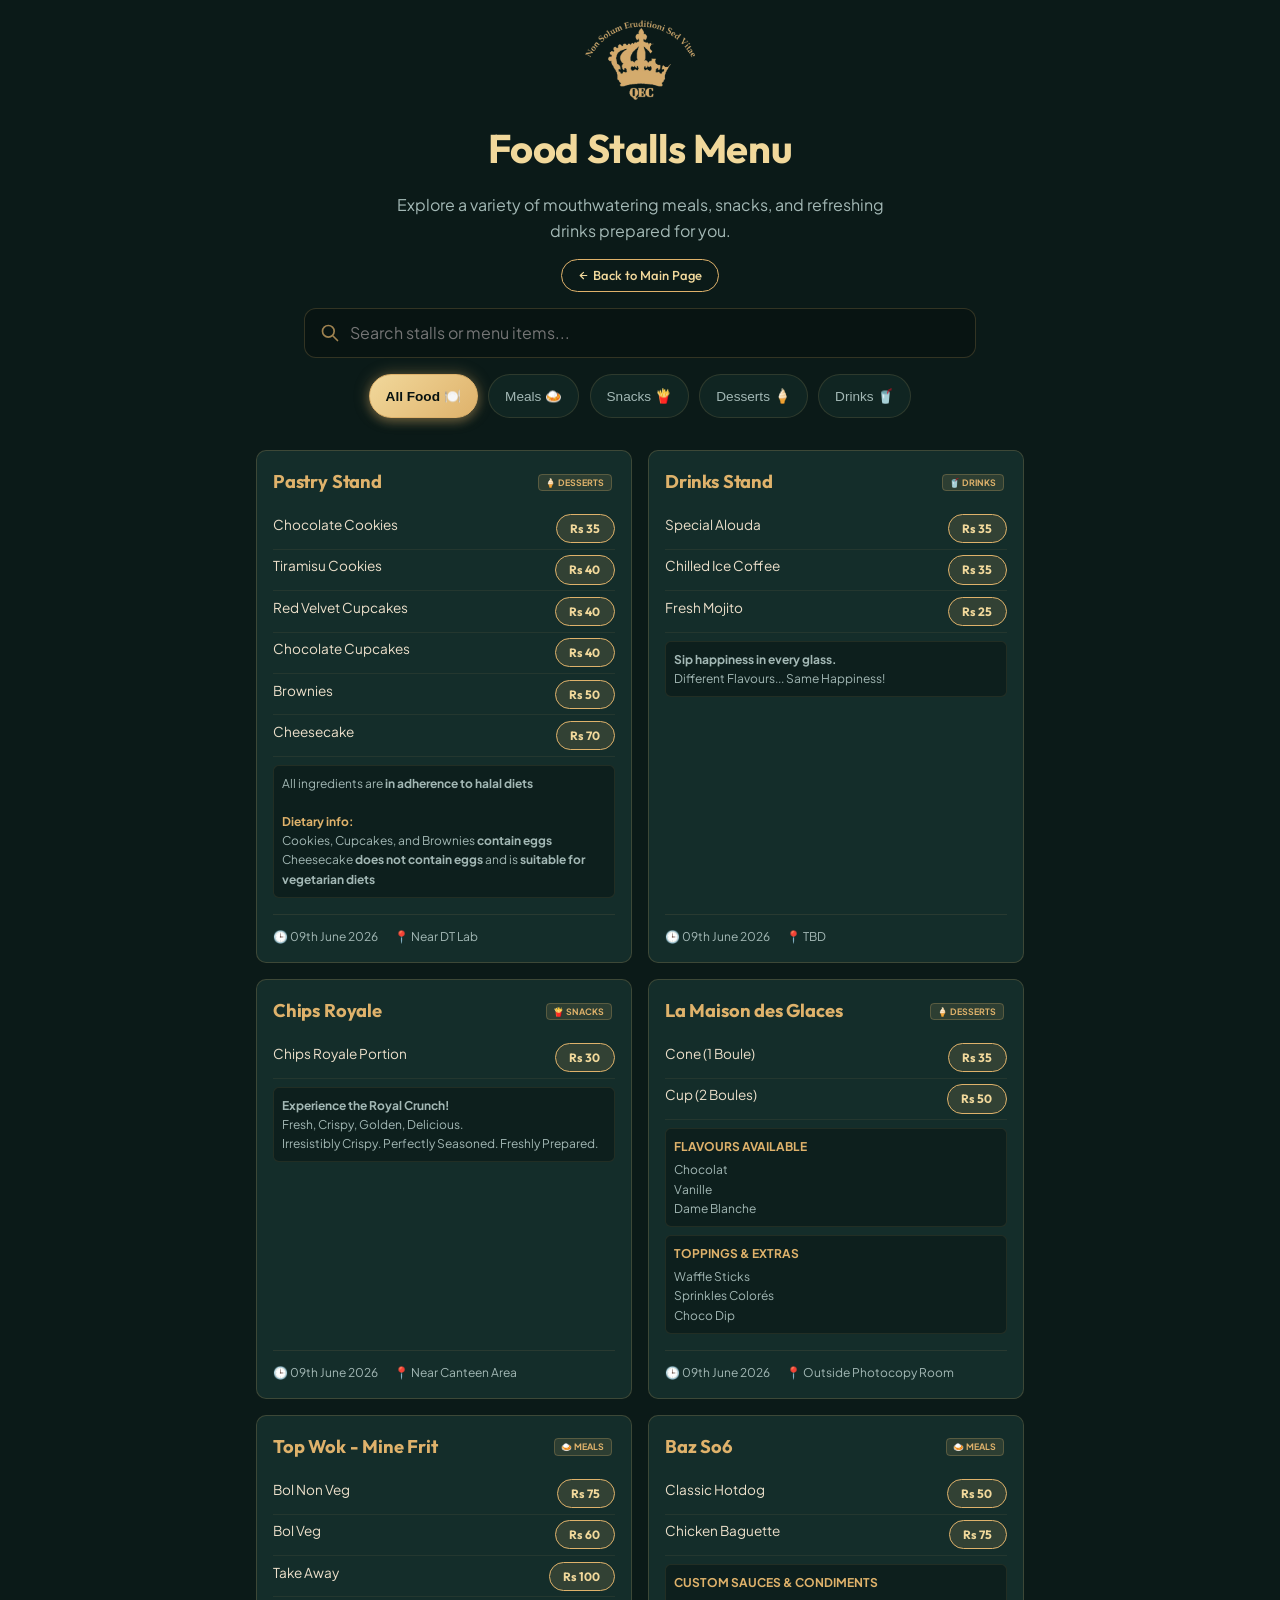
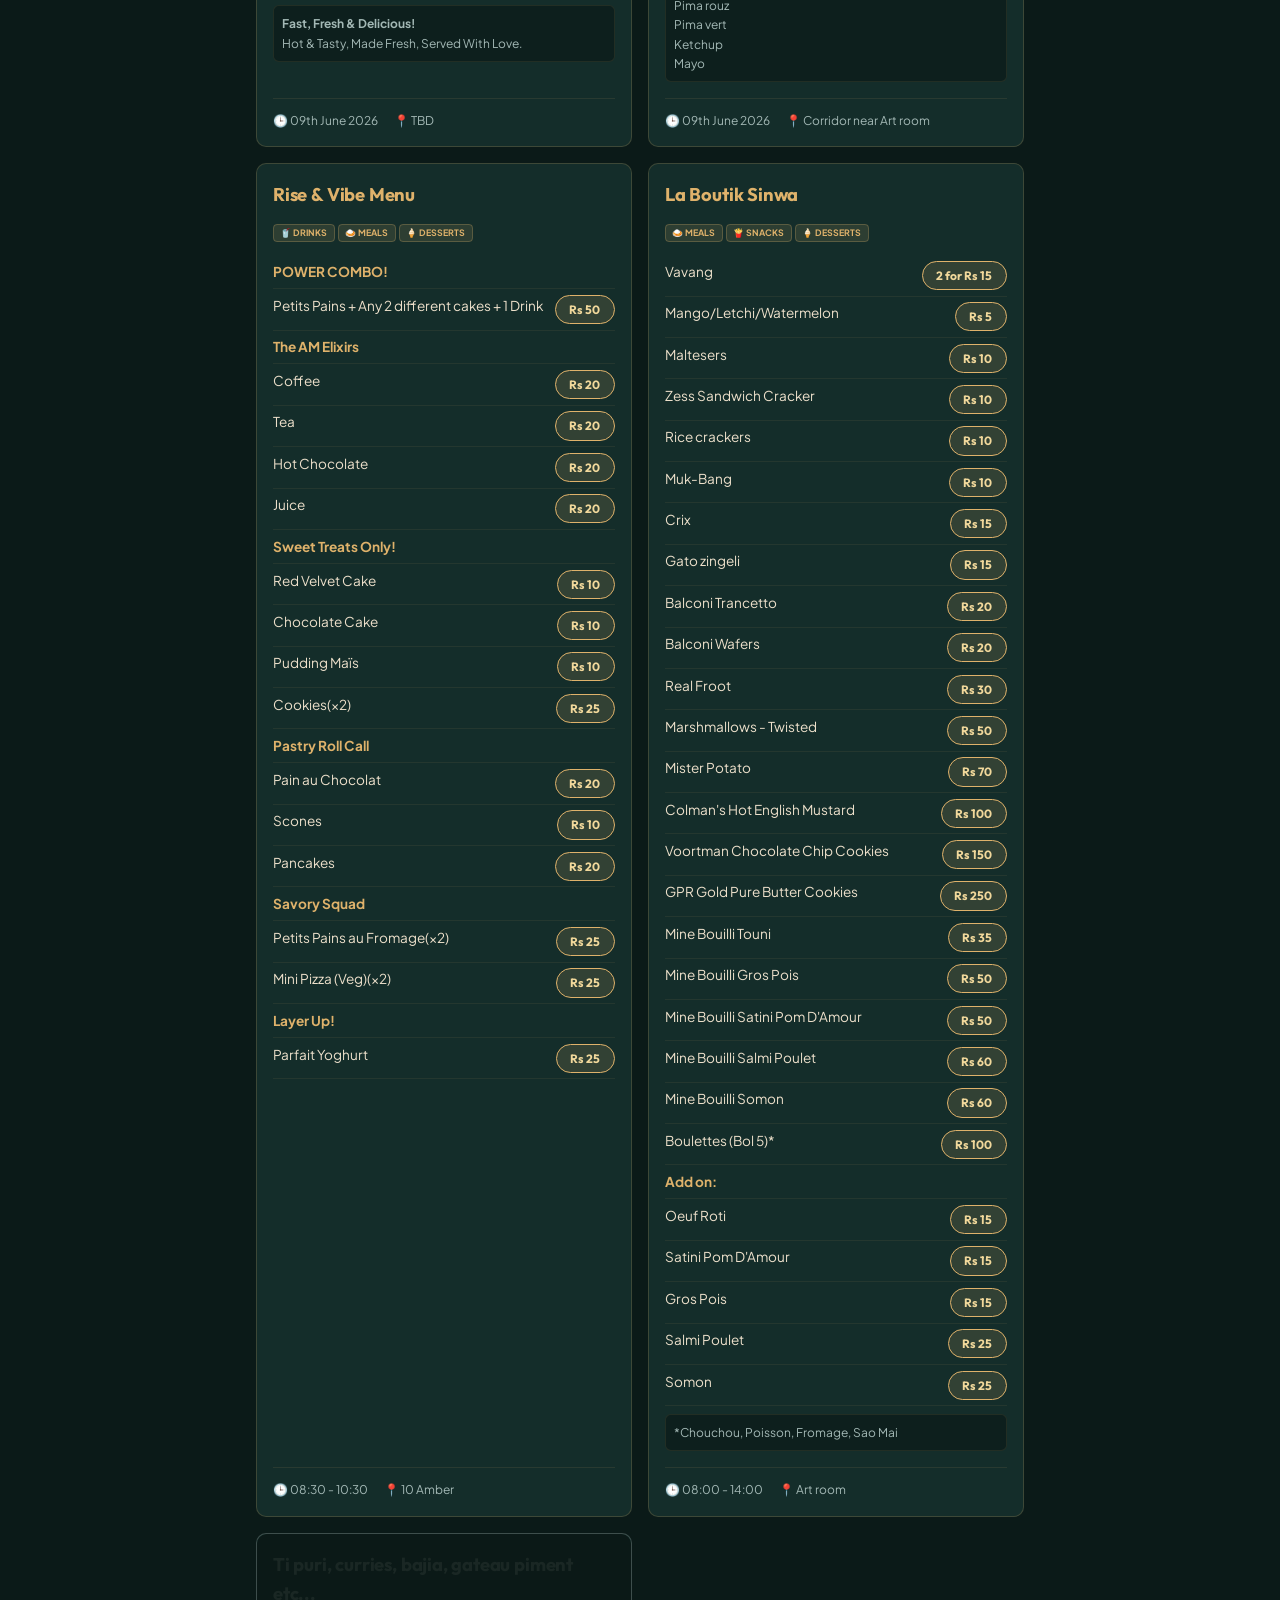
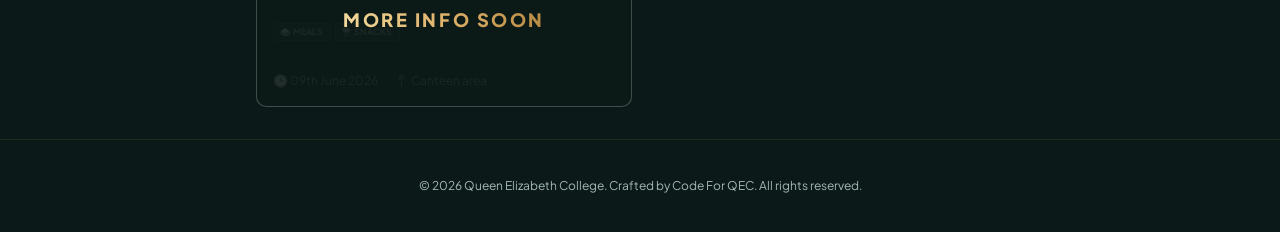
<file: htmlfiles/foodstalls.html>
<!DOCTYPE html>
<html lang="en">
<head>
    <meta charset="UTF-8">
    <meta name="viewport" content="width=device-width, initial-scale=1.0">
    <title>Food Stalls Menu - School Food & Fun Day!</title>
    <meta name="description" content="Explore QEC Food and Fun Day 2026 food stall menus. Filter by meals, snacks, desserts, and drinks, and view prices and stall locations.">
    <link rel="icon" href="../icons and logos/QECLogoFoodNoText.png" type="image/png" />
    <link rel="stylesheet" href="../css/global.css" />
    <style>
        body.food-page {
            font-family: var(--font-body);
            background-color: var(--color-bg-dark);
        }

        .page-hero {
            text-align: center;
            padding: max(1.25rem, env(safe-area-inset-top)) 1rem 1rem;
            max-width: 40rem;
            margin: 0 auto;
        }

        .page-hero img {
            display: block;
            margin: 0 auto 1rem;
            height: 5rem;
            width: auto;
        }

        .page-hero h1 {
            font-size: clamp(1.75rem, 5vw, 2.5rem);
            margin-bottom: 0.75rem;
        }

        .page-hero p {
            color: var(--color-text-muted);
            margin: 0 auto 1rem;
            max-width: 32rem;
        }

        .search-area {
            max-width: 42rem;
            margin: 0 auto 1.5rem;
            padding: 0 1rem;
        }

        .clear-search-btn {
            position: absolute;
            right: 1rem;
            top: 50%;
            transform: translateY(-50%);
            background: transparent;
            border: none;
            color: var(--color-text-muted);
            cursor: pointer;
            font-size: 1rem;
            display: none;
        }

        .clear-search-btn:hover {
            color: var(--color-gold);
        }

        .food-main {
            max-width: 48rem;
            margin: 0 auto;
            padding: 0 1rem 2rem;
        }

        #stallsGrid {
            display: grid;
            gap: 1rem;
        }

        @media (min-width: 600px) {
            #stallsGrid {
                grid-template-columns: 1fr 1fr;
            }
        }

        .food-stall-card {
            background: var(--color-bg-medium);
            border: 1px solid rgba(223, 178, 107, 0.2);
            border-radius: 10px;
            padding: 1rem;
            display: flex;
            flex-direction: column;
            justify-content: space-between;
        }

        .stall-header {
            display: flex;
            flex-wrap: wrap;
            align-items: flex-start;
            justify-content: space-between;
            gap: 0.5rem;
            margin-bottom: 0.75rem;
        }

        .stall-header h2 {
            font-size: 1.15rem;
            color: var(--color-gold);
            margin: 0;
        }

        .category-badge {
            font-size: 0.55rem;
            text-transform: uppercase;
            font-weight: 700;
            padding: 0.15rem 0.4rem;
            border-radius: 4px;
            background: rgba(223, 178, 107, 0.12);
            border: 1px solid rgba(223, 178, 107, 0.25);
            color: var(--color-gold);
            margin-right: 0.2rem;
        }

        .stall-footer {
            margin-top: 1rem;
            padding-top: 0.75rem;
            border-top: 1px solid rgba(223, 178, 107, 0.1);
            font-size: 0.75rem;
            color: var(--color-text-muted);
            display: flex;
            flex-wrap: wrap;
            gap: 0.5rem 1rem;
        }

        .empty-state {
            text-align: center;
            padding: 2rem 1.5rem;
            background: var(--color-bg-medium);
            border: 1px solid rgba(223, 178, 107, 0.2);
            border-radius: 10px;
        }

        .empty-state .emoji {
            font-size: 2.5rem;
            margin-bottom: 0.75rem;
        }

        .page-footer {
            text-align: center;
            padding: 1.5rem 1rem;
            font-size: 0.75rem;
            color: var(--color-text-muted);
            border-top: 1px solid rgba(223, 178, 107, 0.1);
        }

        @media (max-width: 600px) {
            #stallsGrid {
                grid-template-columns: 1fr;
            }
        }

        .menu-item-row {
            display: flex;
            justify-content: space-between;
            align-items: flex-start;
            gap: 0.5rem;
            padding: 0.35rem 0;
            border-bottom: 1px solid rgba(223, 178, 107, 0.08);
            font-size: 0.85rem;
        }

        .menu-item-row .item-name {
            color: var(--color-cream);
            flex: 1;
            min-width: 0;
            word-break: break-word;
        }

        .price-tag-gold {
            box-shadow: none;
        }

        @media (max-width: 480px) {
            .stall-header {
                flex-direction: column;
                align-items: flex-start;
            }

            .stall-header h2 {
                font-size: 1rem;
            }

            .menu-item-row {
                flex-direction: column;
                align-items: flex-start;
                gap: 0.15rem;
            }
        }

        .food-stall-card.is-wip {
            position: relative;
            overflow: hidden;
            border-color: rgba(140, 140, 140, 0.35);
        }

        .wip-card-content {
            filter: grayscale(100%);
            opacity: 0.35;
            pointer-events: none;
            user-select: none;
        }

        .wip-overlay {
            position: absolute;
            inset: 0;
            z-index: 1;
            display: flex;
            align-items: center;
            justify-content: center;
            padding: 1rem;
            background: rgba(7, 18, 16, 0.72);
            border-radius: 10px;
        }

        .wip-notice {
            margin: 0;
            text-align: center;
            font-size: clamp(0.9rem, 2.8vw, 1.15rem);
            font-weight: 800;
            letter-spacing: 0.14em;
            text-transform: uppercase;
            background: linear-gradient(90deg, #f1d89b, #dfb26b, #b88a44);
            -webkit-background-clip: text;
            background-clip: text;
            color: transparent;
            animation: wip-glow 2.5s ease-in-out infinite;
        }

        @keyframes wip-glow {
            0%, 100% { opacity: 1; }
            50% { opacity: 0.7; }
        }
    </style>
</head>
<body class="food-page">

    <header class="page-hero">
        <img src="../icons and logos/QECLogoFood.png" alt="QEC Food Logo" width="80" height="80" />
        <h1>Food Stalls Menu</h1>
        <p>Explore a variety of mouthwatering meals, snacks, and refreshing drinks prepared for you.</p>
        <a href="../htmlfiles/index.html" class="btn-outline page-back"><span class="page-back-icon" aria-hidden="true"><svg viewBox="0 0 24 24" fill="none" stroke="currentColor" stroke-width="2.5" stroke-linecap="round" stroke-linejoin="round"><path d="M19 12H5"/><path d="M12 19l-7-7 7-7"/></svg></span>Back to Main Page</a>
    </header>

    <div class="search-area">
        <div class="search-input-container" style="margin-bottom: 1rem;">
            <input type="text" id="searchInput" class="search-input" placeholder="Search stalls or menu items..." />
            <svg class="search-icon w-5 h-5" fill="none" stroke="currentColor" viewBox="0 0 24 24" style="width: 1.25rem; height: 1.25rem;" aria-hidden="true">
                <path stroke-linecap="round" stroke-linejoin="round" stroke-width="2" d="M21 21l-6-6m2-5a7 7 0 11-14 0 7 7 0 0114 0z" />
            </svg>
            <button id="clearSearchBtn" class="clear-search-btn" type="button" aria-label="Clear search">✕</button>
        </div>
        <div class="filter-container" id="filterContainer">
            <button class="filter-chip active" type="button" data-category="all">All Food 🍽️</button>
            <button class="filter-chip" type="button" data-category="meals">Meals 🍛</button>
            <button class="filter-chip" type="button" data-category="snacks">Snacks 🍟</button>
            <button class="filter-chip" type="button" data-category="desserts">Desserts 🍦</button>
            <button class="filter-chip" type="button" data-category="drinks">Drinks 🥤</button>
        </div>
    </div>

    <main class="food-main">
        <div id="stallsGrid"></div>
        <div id="errorDetails" hidden style="padding: 1rem; background: rgba(239, 68, 68, 0.1); border: 1px solid rgba(239, 68, 68, 0.3); border-radius: 8px; font-size: 0.8rem; color: #f87171; font-family: monospace; white-space: pre-wrap; margin-bottom: 1rem;"></div>
        <div id="noResultsMessage" hidden class="empty-state">
            <div class="emoji" aria-hidden="true">🔍</div>
            <h3 style="margin: 0 0 0.5rem; color: var(--color-cream);">No Food Stalls Found</h3>
            <p style="font-size: 0.85rem; color: var(--color-text-muted); margin: 0 0 1rem;">No stalls match your search. Try adjusting your query or resetting filters.</p>
            <button id="resetSearchBtn" class="btn-premium" type="button" style="font-size: 0.8rem; padding: 0.5rem 1.25rem;">Reset Search</button>
        </div>
    </main>

    <footer class="page-footer">
        <p>&copy; 2026 Queen Elizabeth College. Crafted by Code For QEC. All rights reserved.</p>
    </footer>

    <script>
        function formatFieldName(fieldName) {
            if (fieldName === 'team_members') return 'Team Members';
            if (fieldName === 'flavours') return 'Flavours Available';
            if (fieldName === 'curries_available') return 'Curries Included';
            return fieldName
                .replace(/_/g, ' ')
                .replace(/([A-Z])/g, ' $1')
                .replace(/^./, str => str.toUpperCase());
        }

        function renderFieldValue(value) {
            if (Array.isArray(value)) return value.join(', ');
            if (typeof value === 'object' && value !== null) return JSON.stringify(value);
            return value.toString();
        }

        function isWipEntry(stall) {
            return stall.note === 'WIP';
        }

        function isBlankPrice(price) {
            return price == null || String(price).trim() === '';
        }

        function renderPriceTag(price) {
            if (isBlankPrice(price)) return '';
            return `<span class="price-tag-gold" style="font-size: 0.75rem;">${price}</span>`;
        }

        function renderItemName(name, price) {
            if (isBlankPrice(price)) {
                if (/<strong/i.test(name)) return name;
                return `<strong style="color: var(--color-gold);">${name}</strong>`;
            }
            return name;
        }

        function renderProducts(products, sections) {
            let html = '';
            if (sections && sections.length > 0) {
                sections.forEach(section => {
                    html += `<div style="margin-bottom: 0.75rem;">
                        <h4 style="font-size: 0.7rem; text-transform: uppercase; color: var(--color-gold); margin: 0 0 0.35rem;">${section.title}</h4>
                        <ul style="list-style: none; margin: 0; padding: 0;">`;
                    section.items.forEach(item => {
                        html += `<li class="menu-item-row">
                            <span class="item-name">${renderItemName(item.name, item.price)}</span>
                            ${renderPriceTag(item.price)}
                        </li>`;
                    });
                    html += '</ul></div>';
                });
            } else if (products && products.length > 0) {
                html += '<ul style="list-style: none; margin: 0; padding: 0;">';
                products.forEach(product => {
                    html += `<li class="menu-item-row">
                        <span class="item-name">${renderItemName(product.name, product.price)}</span>
                        ${renderPriceTag(product.price)}
                    </li>`;
                });
                html += '</ul>';
            }
            return html;
        }

        let allFoodStalls = [];
        let activeCategory = 'all';

        function getStallCategories(name, products, sections) {
            const categories = [];
            const lowerName = name.toLowerCase();

            if (lowerName.includes('pain') || lowerName.includes('noodles') || lowerName.includes('puri') || lowerName.includes('bouilli') || lowerName.includes('sinwa')) {
                categories.push('meals');
            }
            if (lowerName.includes('chips') || lowerName.includes('pastries') || lowerName.includes('snack') || lowerName.includes('boutik') || lowerName.includes('bajia') || lowerName.includes('gateau piment')) {
                categories.push('snacks');
            }
            if (lowerName.includes('juice') || lowerName.includes('drinks') || lowerName.includes('alouda') || lowerName.includes('mojito')) {
                categories.push('drinks');
            }
            if (lowerName.includes('ice cream') || lowerName.includes('pastries') || lowerName.includes('pastry') || lowerName.includes('boutik') || lowerName.includes('glaces')) {
                categories.push('desserts');
            }

            const checkItemName = (itemName) => {
                const lowerItem = itemName.toLowerCase();
                if (lowerItem.includes('samosa') || lowerItem.includes('gato') || lowerItem.includes('chips') || lowerItem.includes('candy') || lowerItem.includes('crackers') || lowerItem.includes('croissant') || lowerItem.includes('marshmallow') || lowerItem.includes('bajia') || lowerItem.includes('gateau piment')) {
                    if (!categories.includes('snacks')) categories.push('snacks');
                }
                if (lowerItem.includes('alouda') || lowerItem.includes('mojito') || lowerItem.includes('drink') || lowerItem.includes('juice')) {
                    if (!categories.includes('drinks')) categories.push('drinks');
                }
                if (lowerItem.includes('cream') || lowerItem.includes('sweet') || lowerItem.includes('marshmallow') || lowerItem.includes('candy')) {
                    if (!categories.includes('desserts')) categories.push('desserts');
                }
                if (lowerItem.includes('mine') || lowerItem.includes('noodle') || lowerItem.includes('puri') || lowerItem.includes('pain') || lowerItem.includes('poulet') || lowerItem.includes('saucisse')) {
                    if (!categories.includes('meals')) categories.push('meals');
                }
            };

            if (products) products.forEach(p => checkItemName(p.name));
            if (sections) {
                sections.forEach(s => {
                    checkItemName(s.title);
                    if (s.items) s.items.forEach(i => checkItemName(i.name));
                });
            }

            if (categories.length === 0) categories.push('meals');
            return categories;
        }

        function filterAndRenderStalls() {
            const searchQuery = document.getElementById('searchInput').value.toLowerCase().trim();
            const stallsGrid = document.getElementById('stallsGrid');
            const noResultsMessage = document.getElementById('noResultsMessage');

            const filtered = allFoodStalls.filter(stall => {
                if (activeCategory !== 'all' && !stall.categories.includes(activeCategory)) return false;
                if (searchQuery === '') return true;

                const matchName = stall.name.toLowerCase().includes(searchQuery);
                const matchLocation = stall.location && stall.location.toLowerCase().includes(searchQuery);
                let matchMenu = false;
                if (stall.products) {
                    matchMenu = stall.products.some(p => p.name.toLowerCase().includes(searchQuery));
                }
                if (!matchMenu && stall.sections) {
                    matchMenu = stall.sections.some(s => {
                        if (s.title.toLowerCase().includes(searchQuery)) return true;
                        return s.items && s.items.some(i => i.name.toLowerCase().includes(searchQuery));
                    });
                }
                return matchName || matchLocation || matchMenu;
            });

            if (filtered.length === 0) {
                stallsGrid.hidden = true;
                noResultsMessage.hidden = false;
                return;
            }

            stallsGrid.hidden = false;
            noResultsMessage.hidden = true;
            stallsGrid.innerHTML = '';

            filtered.sort((a, b) => Number(isWipEntry(a)) - Number(isWipEntry(b)));

            const icons = { meals: '🍛', snacks: '🍟', desserts: '🍦', drinks: '🥤' };

            filtered.forEach(stall => {
                const card = document.createElement('article');
                const wip = isWipEntry(stall);
                card.className = wip ? 'food-stall-card is-wip' : 'food-stall-card';

                const badgesHTML = stall.categories.map(cat =>
                    `<span class="category-badge">${icons[cat] || ''} ${cat}</span>`
                ).join('');

                let html = `<div>
                    <div class="stall-header">
                        <h2>${stall.name}</h2>
                        <div>${badgesHTML}</div>
                    </div>`;

                if ((stall.products && stall.products.length > 0) || (stall.sections && stall.sections.length > 0)) {
                    html += renderProducts(stall.products, stall.sections);
                }

                Object.entries(stall).forEach(([field, value]) => {
                    if (['name', 'products', 'sections', 'section', 'location', 'time', 'categories'].includes(field)) return;
                    if (field === 'note' && wip) return;
                    if (!value || (Array.isArray(value) && value.length === 0) || value === '') return;
                    if (field === 'note') {
                        html += `<div style="margin-top: 0.5rem; padding: 0.5rem; background: rgba(7,18,16,0.5); border-radius: 6px; border: 1px solid rgba(223,178,107,0.1); font-size: 0.75rem;">
                            <p style="color: var(--color-text-muted); margin: 0;">${renderFieldValue(value)}</p>
                        </div>`;
                        return;
                    }
                    html += `<div style="margin-top: 0.5rem; padding: 0.5rem; background: rgba(7,18,16,0.5); border-radius: 6px; border: 1px solid rgba(223,178,107,0.1); font-size: 0.75rem;">
                        <strong style="color: var(--color-gold); text-transform: uppercase;">${formatFieldName(field)}</strong>
                        <p style="color: var(--color-text-muted); margin: 0.25rem 0 0;">${renderFieldValue(value)}</p>
                    </div>`;
                });

                html += `</div>
                    <div class="stall-footer">
                        <span><strong style="color: var(--color-gold);">🕒</strong> ${stall.time || '08:00 - 14:00'}</span>
                        <span><strong style="color: var(--color-gold);">📍</strong> ${stall.location || 'TBD'}</span>
                    </div>`;

                if (wip) {
                    html = `<div class="wip-card-content">${html}</div>
                        <div class="wip-overlay" aria-hidden="true">
                            <p class="wip-notice">More info soon</p>
                        </div>`;
                }

                card.innerHTML = html;
                stallsGrid.appendChild(card);
            });
        }

        async function loadStalls() {
            const errorDetails = document.getElementById('errorDetails');
            try {
                const response = await fetch('stall_info.json?' + Date.now(), {
                    headers: { 'Cache-Control': 'no-cache' }
                });
                if (!response.ok) throw new Error('HTTP error! status: ' + response.status);

                const stalls = await response.json();

                allFoodStalls = stalls
                    .filter(stall => (stall.section || '').toLowerCase().includes('food'))
                    .map(stall => ({
                        ...stall,
                        categories: getStallCategories(stall.name, stall.products, stall.sections)
                    }));

                if (allFoodStalls.length === 0) throw new Error('No food stalls found after filtering');
                filterAndRenderStalls();
            } catch (error) {
                console.error('Error loading stall information:', error);
                errorDetails.hidden = false;
                errorDetails.textContent = 'Error loading stall information:\n' + error.message;
                document.getElementById('stallsGrid').innerHTML =
                    '<div class="empty-state"><p style="color: #f87171;">Unable to load food stall menus. Please try refreshing.</p></div>';
            }
        }

        window.addEventListener('load', () => {
            loadStalls().then(() => {
                const searchInput = document.getElementById('searchInput');
                const clearSearchBtn = document.getElementById('clearSearchBtn');

                function toggleClearButton() {
                    clearSearchBtn.style.display = searchInput.value.length > 0 ? 'block' : 'none';
                }

                searchInput.addEventListener('input', () => {
                    toggleClearButton();
                    filterAndRenderStalls();
                });

                clearSearchBtn.addEventListener('click', () => {
                    searchInput.value = '';
                    toggleClearButton();
                    filterAndRenderStalls();
                    searchInput.focus();
                });

                document.getElementById('resetSearchBtn').addEventListener('click', () => {
                    searchInput.value = '';
                    activeCategory = 'all';
                    document.querySelectorAll('.filter-chip').forEach(c => c.classList.remove('active'));
                    document.querySelector('.filter-chip[data-category="all"]').classList.add('active');
                    toggleClearButton();
                    filterAndRenderStalls();
                    searchInput.focus();
                });

                document.querySelectorAll('.filter-chip').forEach(btn => {
                    btn.addEventListener('click', () => {
                        document.querySelectorAll('.filter-chip').forEach(c => c.classList.remove('active'));
                        btn.classList.add('active');
                        activeCategory = btn.dataset.category;
                        filterAndRenderStalls();
                    });
                });
            });
        });
    </script>

</body>
</html>
</file>
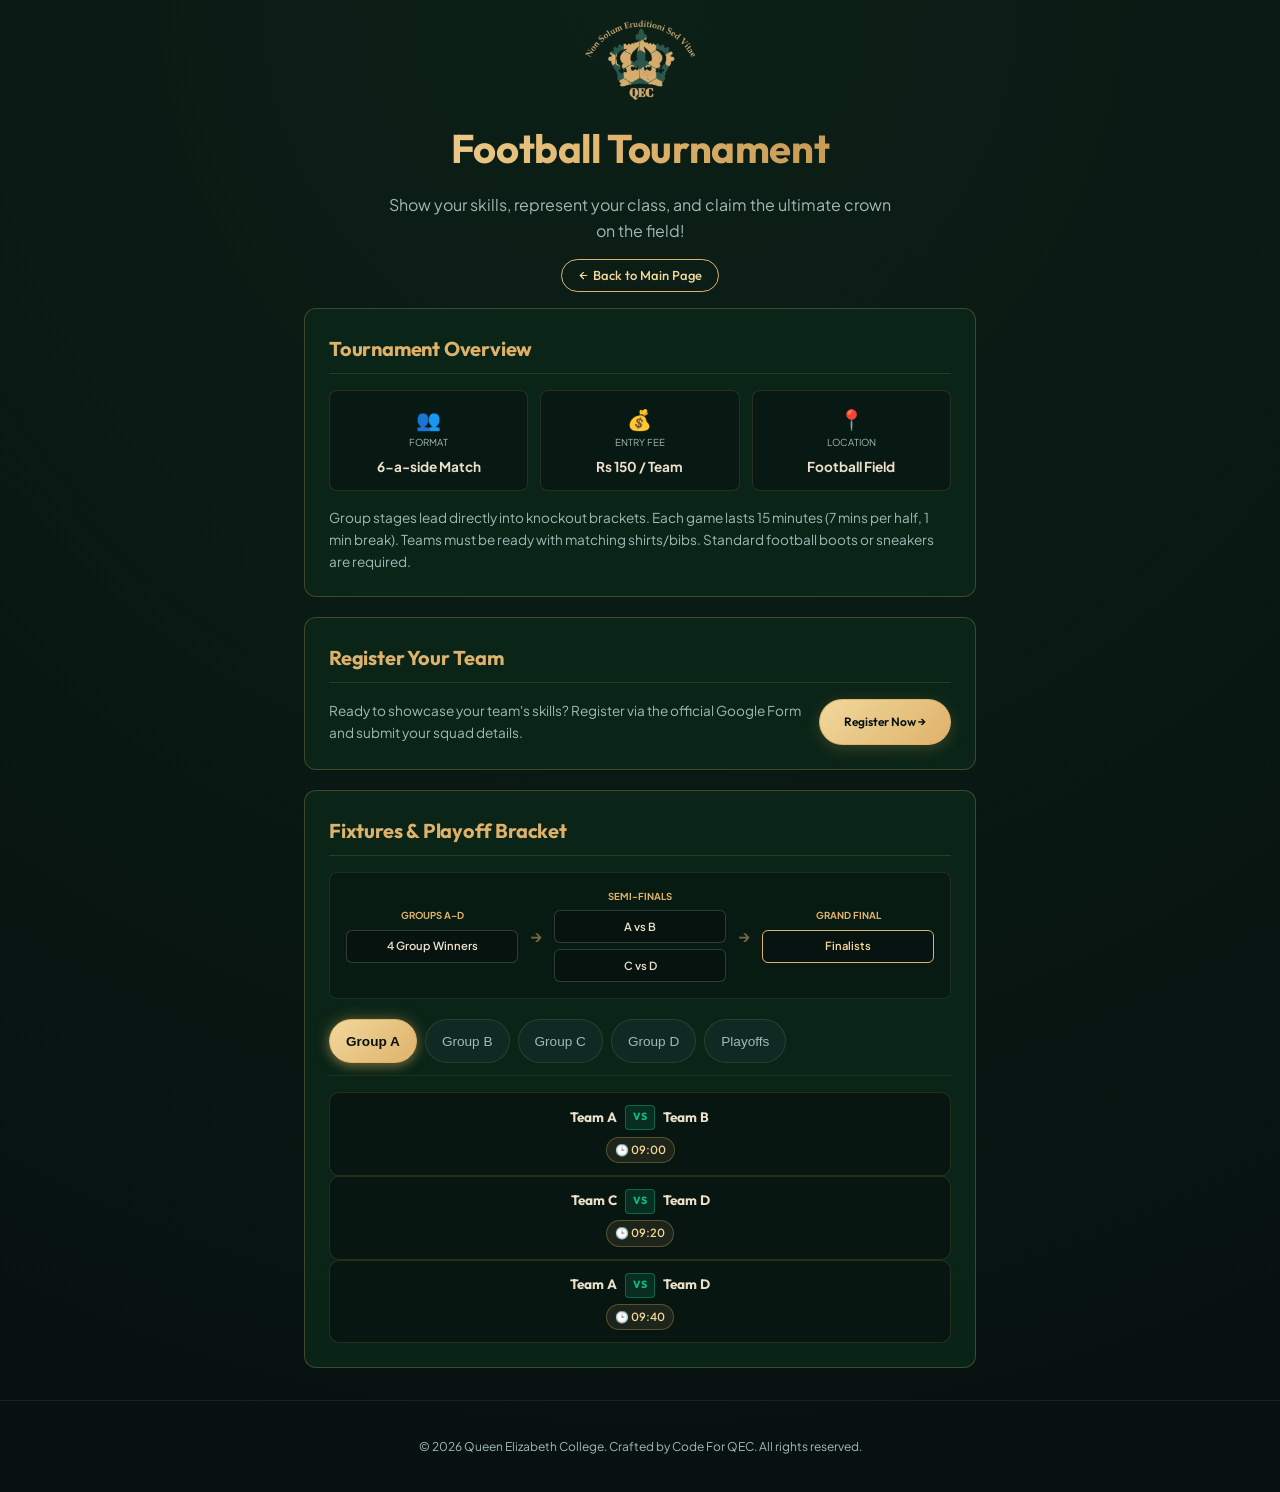
<file: htmlfiles/football.html>
<!DOCTYPE html>
<html lang="en">
<head>
    <meta charset="UTF-8">
    <meta name="viewport" content="width=device-width, initial-scale=1.0">
    <title>Football Tournament - School Food & Fun Day!</title>
    <meta name="description" content="View QEC Food and Fun Day 2026 Football Tournament fixtures, match schedule schedules, bracket diagrams, rules, and team registration links.">
    <link rel="stylesheet" href="../css/global.css" />
    <style>
        body.football-page {
            font-family: var(--font-body);
            background: radial-gradient(circle at top, #0c2017 0%, var(--color-bg-darkest) 90%);
        }

        .page-hero {
            text-align: center;
            padding: max(1.25rem, env(safe-area-inset-top)) 1rem 1rem;
            max-width: 40rem;
            margin: 0 auto;
        }

        .page-hero img {
            display: block;
            margin: 0 auto 1rem;
            height: 5rem;
            width: auto;
        }

        .page-hero h1 {
            font-size: clamp(1.75rem, 5vw, 2.5rem);
            margin-bottom: 0.75rem;
            background: linear-gradient(90deg, #f1d89b, #dfb26b, #b88a44);
            -webkit-background-clip: text;
            background-clip: text;
            color: transparent;
        }

        .page-hero p {
            color: var(--color-text-muted);
            margin: 0 auto 1rem;
            max-width: 32rem;
        }

        .football-main {
            max-width: 42rem;
            margin: 0 auto;
            padding: 0 1rem 2rem;
            display: flex;
            flex-direction: column;
            gap: 1.25rem;
        }

        .stadium-panel {
            background: rgba(12, 38, 25, 0.9);
            border: 1px solid rgba(223, 178, 107, 0.25);
            border-radius: 12px;
            padding: 1.5rem;
        }

        .stadium-panel h2 {
            font-size: 1.25rem;
            color: var(--color-gold);
            margin: 0 0 1rem;
            padding-bottom: 0.5rem;
            border-bottom: 1px solid rgba(223, 178, 107, 0.15);
        }

        .info-grid {
            display: grid;
            grid-template-columns: repeat(3, 1fr);
            gap: 0.75rem;
            margin-bottom: 1rem;
            text-align: center;
        }

        @media (max-width: 480px) {
            .info-grid {
                grid-template-columns: 1fr;
            }
        }

        .info-tile {
            background: rgba(7, 18, 16, 0.6);
            border: 1px solid rgba(223, 178, 107, 0.15);
            border-radius: 8px;
            padding: 0.75rem;
        }

        .info-tile .label {
            font-size: 0.6rem;
            text-transform: uppercase;
            color: var(--color-text-muted);
            display: block;
            margin-bottom: 0.15rem;
        }

        .info-tile .value {
            font-size: 0.85rem;
            font-weight: 700;
            color: var(--color-cream);
        }

        .register-row {
            display: flex;
            flex-direction: column;
            gap: 1rem;
        }

        @media (min-width: 640px) {
            .register-row {
                flex-direction: row;
                align-items: center;
            }
        }

        .register-row p {
            flex: 1;
            font-size: 0.85rem;
            color: var(--color-text-muted);
            margin: 0;
            line-height: 1.6;
        }

        .bracket-container {
            display: flex;
            align-items: center;
            justify-content: center;
            gap: 0.75rem;
            background: rgba(7, 18, 16, 0.5);
            border: 1px solid rgba(223, 178, 107, 0.12);
            border-radius: 8px;
            padding: 1rem;
            margin-bottom: 1.25rem;
        }

        .bracket-stage {
            flex: 1;
            min-width: 0;
            text-align: center;
        }

        .bracket-stage-title {
            font-size: 0.6rem;
            font-weight: 700;
            text-transform: uppercase;
            color: var(--color-gold);
            margin-bottom: 0.4rem;
        }

        .bracket-box {
            background: rgba(7, 18, 16, 0.8);
            border: 1px solid rgba(163, 184, 181, 0.25);
            border-radius: 6px;
            padding: 0.4rem 0.5rem;
            font-size: 0.7rem;
            font-weight: 600;
            color: var(--color-cream);
            margin-bottom: 0.4rem;
            word-break: break-word;
        }

        .bracket-box:last-child {
            margin-bottom: 0;
        }

        .bracket-box-gold {
            border-color: var(--color-gold);
            color: var(--color-gold-light);
        }

        .bracket-arrow {
            color: rgba(223, 178, 107, 0.5);
            font-weight: bold;
            flex-shrink: 0;
        }

        .fixtures-panel {
            overflow-x: hidden;
        }

        .match-card {
            display: grid;
            grid-template-columns: 1fr auto 1fr;
            grid-template-areas:
                "team-left vs team-right"
                "time time time";
            align-items: center;
            gap: 0.4rem 0.5rem;
            background: rgba(7, 18, 16, 0.7);
            border: 1px solid rgba(223, 178, 107, 0.15);
            border-radius: 10px;
            padding: 0.75rem;
        }

        .match-team {
            font-family: var(--font-heading);
            font-weight: 700;
            font-size: 0.85rem;
            color: var(--color-cream);
            min-width: 0;
            word-break: break-word;
            line-height: 1.3;
        }

        .match-team-left {
            grid-area: team-left;
            text-align: right;
        }

        .match-team-right {
            grid-area: team-right;
            text-align: left;
        }

        .match-vs-badge {
            grid-area: vs;
            justify-self: center;
            background: rgba(16, 185, 129, 0.15);
            border: 1px solid rgba(16, 185, 129, 0.4);
            color: var(--color-success);
            font-family: var(--font-heading);
            font-weight: 800;
            font-size: 0.65rem;
            padding: 0.2rem 0.45rem;
            border-radius: 4px;
            flex-shrink: 0;
        }

        .match-time-badge {
            grid-area: time;
            justify-self: center;
            background: rgba(223, 178, 107, 0.1);
            border: 1px solid rgba(223, 178, 107, 0.3);
            color: var(--color-gold-light);
            font-size: 0.7rem;
            font-weight: 600;
            padding: 0.2rem 0.5rem;
            border-radius: 99px;
        }

        #tabButtonsContainer {
            display: flex;
            flex-wrap: wrap;
            gap: 0.5rem;
            margin-bottom: 1rem;
            padding-bottom: 0.75rem;
            border-bottom: 1px solid rgba(223, 178, 107, 0.1);
        }

        #tabContentsContainer {
            display: flex;
            flex-direction: column;
            gap: 0.5rem;
        }

        .page-footer {
            text-align: center;
            padding: 1.5rem 1rem;
            font-size: 0.75rem;
            color: var(--color-text-muted);
            border-top: 1px solid rgba(223, 178, 107, 0.1);
        }

        @media (max-width: 520px) {
            .fixtures-panel {
                padding: 1rem 0.75rem;
            }

            .fixtures-panel h2 {
                font-size: 1.1rem;
            }

            .bracket-container {
                flex-direction: column;
                align-items: stretch;
                gap: 0.35rem;
                padding: 0.75rem;
            }

            .bracket-arrow {
                align-self: center;
                line-height: 1;
                transform: rotate(90deg);
            }

            .bracket-stage-title {
                font-size: 0.55rem;
            }

            .bracket-box {
                font-size: 0.65rem;
                padding: 0.35rem 0.45rem;
            }

            #tabButtonsContainer {
                display: grid;
                grid-template-columns: repeat(2, minmax(0, 1fr));
                gap: 0.4rem;
            }

            #tabButtonsContainer .filter-chip {
                width: 100%;
                min-height: 2.25rem;
                font-size: 0.75rem;
                padding: 0.4rem 0.5rem;
            }

            .match-card {
                grid-template-columns: 1fr;
                grid-template-areas:
                    "team-left"
                    "vs"
                    "team-right"
                    "time";
                text-align: center;
                padding: 0.65rem 0.75rem;
            }

            .match-team-left,
            .match-team-right {
                text-align: center;
                font-size: 0.8rem;
            }

            .match-time-badge {
                margin-top: 0.15rem;
            }
        }

        @media (max-width: 480px) {
            .stadium-panel {
                padding: 1.25rem 1rem;
            }

            .register-row .btn-premium {
                display: flex;
                width: 100%;
                justify-content: center;
                box-sizing: border-box;
            }
        }
    </style>
</head>
<body class="football-page">

    <header class="page-hero">
        <img src="../icons and logos/QECLogoFootball.webp" alt="Football Logo" width="80" height="80" />
        <h1>Football Tournament</h1>
        <p>Show your skills, represent your class, and claim the ultimate crown on the field!</p>
        <a href="../htmlfiles/index.html" class="btn-outline page-back"><span class="page-back-icon" aria-hidden="true"><svg viewBox="0 0 24 24" fill="none" stroke="currentColor" stroke-width="2.5" stroke-linecap="round" stroke-linejoin="round"><path d="M19 12H5"/><path d="M12 19l-7-7 7-7"/></svg></span>Back to Main Page</a>
    </header>

    <main class="football-main">

        <section class="stadium-panel" aria-label="Tournament overview">
            <h2>Tournament Overview</h2>
            <div class="info-grid">
                <div class="info-tile">
                    <span aria-hidden="true" style="font-size:1.25rem;">👥</span>
                    <span class="label">Format</span>
                    <span class="value">6-a-side Match</span>
                </div>
                <div class="info-tile">
                    <span aria-hidden="true" style="font-size:1.25rem;">💰</span>
                    <span class="label">Entry Fee</span>
                    <span class="value">Rs 150 / Team</span>
                </div>
                <div class="info-tile">
                    <span aria-hidden="true" style="font-size:1.25rem;">📍</span>
                    <span class="label">Location</span>
                    <span class="value">Football Field</span>
                </div>
            </div>
            <p style="font-size: 0.85rem; color: var(--color-text-muted); margin: 0; line-height: 1.6;">
                Group stages lead directly into knockout brackets. Each game lasts 15 minutes (7 mins per half, 1 min break). Teams must be ready with matching shirts/bibs. Standard football boots or sneakers are required.
            </p>
        </section>

        <section class="stadium-panel" aria-label="Registration">
            <h2>Register Your Team</h2>
            <div class="register-row">
                <p>Ready to showcase your team's skills? Register via the official Google Form and submit your squad details.</p>
                <a href="https://docs.google.com/forms/d/e/1FAIpQLSd4R9flbFLRYlhWioT5SjqJWeZzWigF5SpOO6duQFvuDIbWFg/viewform"
                   target="_blank" rel="noopener noreferrer"
                   class="btn-premium" style="font-size: 0.75rem; padding: 0.75rem 1.5rem; white-space: nowrap; text-align: center;">
                    Register Now →
                </a>
            </div>
        </section>

        <section class="stadium-panel fixtures-panel" aria-label="Fixtures">
            <h2>Fixtures &amp; Playoff Bracket</h2>
            <div class="bracket-container">
                <div class="bracket-stage">
                    <div class="bracket-stage-title">Groups A–D</div>
                    <div class="bracket-box">4 Group Winners</div>
                </div>
                <span class="bracket-arrow" aria-hidden="true">→</span>
                <div class="bracket-stage">
                    <div class="bracket-stage-title">Semi-Finals</div>
                    <div class="bracket-box">A vs B</div>
                    <div class="bracket-box">C vs D</div>
                </div>
                <span class="bracket-arrow" aria-hidden="true">→</span>
                <div class="bracket-stage">
                    <div class="bracket-stage-title">Grand Final</div>
                    <div class="bracket-box bracket-box-gold">Finalists</div>
                </div>
            </div>
            <div id="tabButtonsContainer"></div>
            <div id="tabContentsContainer"></div>
        </section>

    </main>

    <footer class="page-footer">
        <p>&copy; 2026 Queen Elizabeth College. Crafted by Code For QEC. All rights reserved.</p>
    </footer>

    <script>
        let scheduleData = {};

        async function loadSchedule() {
            try {
                const response = await fetch('football_schedule.json?' + Date.now());
                if (!response.ok) throw new Error('Schedule load error');
                scheduleData = await response.json();
                renderSchedule();
            } catch (err) {
                console.error('Fixture loading failed:', err);
                document.getElementById('tabContentsContainer').innerHTML =
                    '<p style="color: var(--color-error); font-size: 0.8rem;">Error loading football fixtures.</p>';
            }
        }

        function renderSchedule() {
            const buttonsContainer = document.getElementById('tabButtonsContainer');
            const contentsContainer = document.getElementById('tabContentsContainer');
            buttonsContainer.innerHTML = '';
            contentsContainer.innerHTML = '';

            let idx = 0;
            for (const groupName in scheduleData) {
                const isActive = idx === 0;
                const btn = document.createElement('button');
                btn.className = 'filter-chip' + (isActive ? ' active' : '');
                btn.setAttribute('data-tab', groupName);
                btn.textContent = groupName;
                buttonsContainer.appendChild(btn);

                const contentDiv = document.createElement('div');
                contentDiv.id = 'tab-content-' + groupName.replace(/\s+/g, '');
                if (!isActive) contentDiv.hidden = true;

                contentDiv.innerHTML = scheduleData[groupName].map(match => {
                    const parts = match.teams.split(/\s+v[sS]\.?\s+/);
                    const team1 = parts[0] || '';
                    const team2 = parts[1] || '';
                    return `
                        <div class="match-card">
                            <span class="match-team match-team-left">${team1}</span>
                            <span class="match-vs-badge">VS</span>
                            <span class="match-team match-team-right">${team2}</span>
                            <span class="match-time-badge">🕒 ${match.time}</span>
                        </div>
                    `;
                }).join('');

                contentsContainer.appendChild(contentDiv);
                idx++;
            }

            buttonsContainer.querySelectorAll('button').forEach(btn => {
                btn.addEventListener('click', () => {
                    buttonsContainer.querySelectorAll('button').forEach(b => b.classList.remove('active'));
                    btn.classList.add('active');
                    const targetTab = btn.getAttribute('data-tab');
                    for (const groupName in scheduleData) {
                        const div = document.getElementById('tab-content-' + groupName.replace(/\s+/g, ''));
                        div.hidden = groupName !== targetTab;
                    }
                });
            });
        }

        loadSchedule();
    </script>

</body>
</html>
</file>
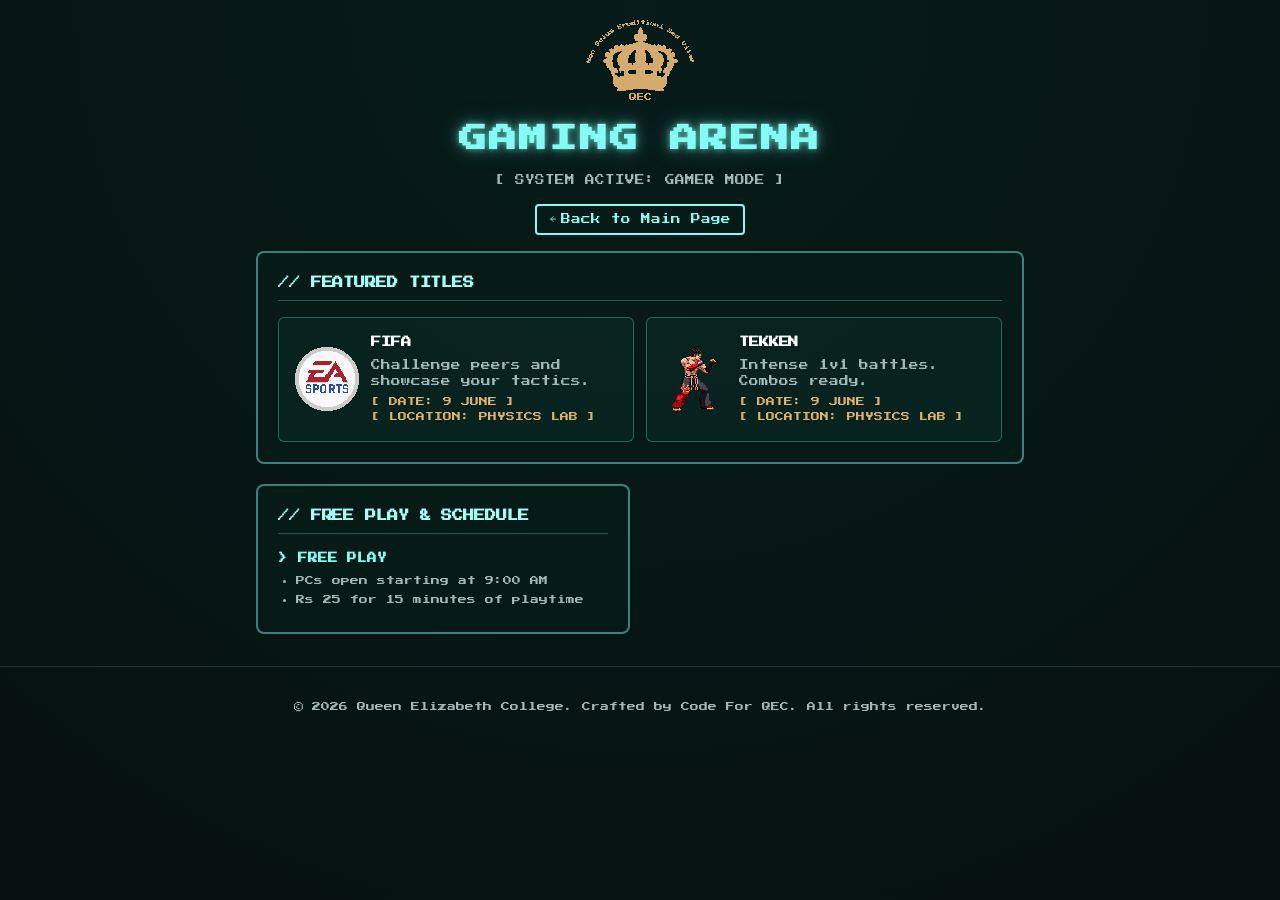
<file: htmlfiles/gaming.html>
<!DOCTYPE html>
<html lang="en">
<head>
    <meta charset="UTF-8">
    <meta name="viewport" content="width=device-width, initial-scale=1.0">
    <title>Esports Gaming Arena - School Food & Fun Day!</title>
    <meta name="description" content="Welcome to the QEC Food and Fun Day 2026 Gaming Arena. Check tournament match schedules, entry fees, prize details, and location guides.">
    <link rel="icon" href="../icons and logos/QECLogoPixelArtNoText.png" type="image/png" />
    <link rel="stylesheet" href="../css/global.css" />
    <style>
        body.gaming-page {
            font-family: var(--font-retro);
            background: radial-gradient(circle at top, #061c1a 0%, var(--color-bg-darkest) 90%);
            font-size: 13px;
            line-height: 1.7;
            color: #84fbf3;
        }

        body.gaming-page h1,
        body.gaming-page h2,
        body.gaming-page h3 {
            font-family: var(--font-retro);
            text-transform: uppercase;
        }

        .page-hero {
            text-align: center;
            padding: max(1.25rem, env(safe-area-inset-top)) 1rem 1rem;
            max-width: 40rem;
            margin: 0 auto;
        }

        .page-hero img {
            display: block;
            margin: 0 auto 1rem;
            height: 5rem;
            width: auto;
            image-rendering: pixelated;
        }

        .page-hero h1 {
            font-size: clamp(1.25rem, 4vw, 1.75rem);
            letter-spacing: 0.08em;
            margin-bottom: 0.5rem;
        }

        .page-hero .tagline {
            color: var(--color-text-muted);
            font-size: 0.60rem;
            margin: 0 0 1rem;
        }

        .gaming-main {
            max-width: 48rem;
            margin: 0 auto;
            padding: 0 1rem 2rem;
            display: flex;
            flex-direction: column;
            gap: 1.25rem;
        }

        .gaming-panel {
            background: rgba(7, 28, 25, 0.92);
            border: 2px solid rgba(132, 251, 243, 0.45);
            border-radius: 8px;
            padding: 1.25rem;
        }

        .gaming-panel h2 {
            font-size: 0.7rem;
            color: #a5fff9;
            border-bottom: 1px solid rgba(132, 251, 243, 0.25);
            padding-bottom: 0.5rem;
            margin: 0 0 1rem;
        }

        .game-grid {
            display: grid;
            gap: 0.75rem;
        }

        @media (min-width: 576px) {
            .game-grid {
                grid-template-columns: 1fr 1fr;
            }
        }

        .game-card {
            background: rgba(10, 38, 34, 0.85);
            border: 1px solid rgba(132, 251, 243, 0.3);
            border-radius: 6px;
            padding: 1rem;
            display: flex;
            gap: 0.75rem;
            align-items: center;
        }

        .game-logo {
            width: 4rem;
            height: 4rem;
            object-fit: contain;
            image-rendering: pixelated;
            flex-shrink: 0;
        }

        .game-card h3 {
            font-size: 0.65rem;
            color: #fff;
            margin: 0 0 0.35rem;
        }

        .game-card p {
            font-size: 0.6rem;
            color: var(--color-text-muted);
            margin: 0 0 0.35rem;
        }

        .game-meta {
            font-size: 0.55rem;
            color: var(--color-gold);
        }

        .info-grid {
            display: grid;
            gap: 1.25rem;
        }

        @media (min-width: 640px) {
            .info-grid {
                grid-template-columns: 1fr 1fr;
            }
        }

        .stat-row {
            display: flex;
            justify-content: space-between;
            font-size: 0.6rem;
            padding: 0.4rem 0;
            border-bottom: 1px solid rgba(132, 251, 243, 0.15);
        }

        .stat-row span:first-child {
            color: #84fbf3;
        }

        .stat-row span:last-child {
            color: #fff;
        }

        .podium-container {
            display: flex;
            justify-content: center;
            align-items: flex-end;
            gap: 0.5rem;
            margin-top: 0.75rem;
            height: 8rem;
        }

        .podium-column {
            display: flex;
            flex-direction: column;
            align-items: center;
            justify-content: flex-end;
            width: 5.5rem;
            border-radius: 6px 6px 0 0;
            padding-bottom: 0.4rem;
            text-align: center;
        }

        .podium-1st {
            height: 6.5rem;
            background: rgba(223, 178, 107, 0.2);
            border: 2px solid var(--color-gold);
        }

        .podium-2nd {
            height: 5.5rem;
            background: rgba(237, 224, 203, 0.15);
            border: 2px solid #ede0cb;
        }

        .podium-3rd {
            height: 4.5rem;
            background: rgba(184, 138, 68, 0.15);
            border: 2px solid var(--color-gold-dark);
        }

        .podium-rank {
            font-size: 1rem;
            margin-bottom: 0.15rem;
        }

        .rank-gold { color: var(--color-gold); }
        .rank-silver { color: #ede0cb; }
        .rank-bronze { color: var(--color-gold-dark); }

        .podium-label {
            font-size: 0.5rem;
            color: #fff;
        }

        .podium-prize {
            font-size: 0.45rem;
            color: #84fbf3;
        }

        .sched-list {
            font-size: 0.55rem;
            color: var(--color-text-muted);
            margin: 0;
            padding-left: 1.1rem;
        }

        .sched-list li {
            margin-bottom: 0.25rem;
        }

        .back-button {
            display: inline-flex;
            align-items: center;
            justify-content: center;
            width: fit-content;
            max-width: 100%;
            box-sizing: border-box;
            font-family: var(--font-retro);
            font-size: 0.6rem;
            line-height: 1.3;
            color: #84fbf3;
            border: 2px solid #84fbf3;
            padding: 0.45rem 0.75rem;
            border-radius: 4px;
            text-decoration: none;
            text-align: center;
            -webkit-tap-highlight-color: transparent;
            gap: 0.35em;
        }

        .page-footer {
            text-align: center;
            padding: 1.5rem 1rem;
            font-size: 0.55rem;
            color: var(--color-text-muted);
            border-top: 1px solid rgba(132, 251, 243, 0.15);
        }

        @media (max-width: 480px) {
            .gaming-panel {
                padding: 1rem;
            }

            .game-card {
                flex-direction: column;
                text-align: center;
            }

            .podium-container {
                gap: 0.35rem;
            }

            .podium-column {
                width: 4.5rem;
            }

            .back-button {
                font-size: 0.55rem;
                padding: 0.5rem 0.7rem;
            }
        }
    </style>
</head>
<body class="gaming-page">

    <header class="page-hero">
        <img src="../icons and logos/QECLogoPixelArt.png" alt="Gaming Arena Logo" width="80" height="80" />
        <h1 class="neon-text-cyan">Gaming Arena</h1>
        <p class="tagline">[ SYSTEM ACTIVE: GAMER MODE ]</p>
        <a href="../htmlfiles/index.html" class="back-button"><span class="page-back-icon" aria-hidden="true"><svg viewBox="0 0 24 24" fill="none" stroke="currentColor" stroke-width="2.5" stroke-linecap="round" stroke-linejoin="round"><path d="M19 12H5"/><path d="M12 19l-7-7 7-7"/></svg></span>Back to Main Page</a>
    </header>

    <main class="gaming-main">

        <section class="gaming-panel" aria-label="Featured games">
            <h2>// Featured Titles</h2>
            <div class="game-grid">
                <div class="game-card">
                    <img src="../icons and logos/FifaLogo.png" alt="FIFA" class="game-logo" width="64" height="64" />
                    <div>
                        <h3>FIFA</h3>
                        <p>Challenge peers and showcase your tactics.</p>
                        <div class="game-meta">[ DATE: 9 JUNE ] <br> [ LOCATION: PHYSICS LAB ]</div>
                    </div>
                </div>
                <div class="game-card">
                    <img src="../icons and logos/TekkenAnim.gif" alt="Tekken" class="game-logo" width="64" height="64" />
                    <div>
                        <h3>Tekken</h3>
                        <p>Intense 1v1 battles. Combos ready.</p>
                        <div class="game-meta">[ DATE: 9 JUNE ] <br> [ LOCATION: PHYSICS LAB ]</div>
                    </div>
                </div>
            </div>
        </section>

        <div class="info-grid">
            <section class="gaming-panel" aria-label="Schedule">
                <h2>// Free Play &amp; Schedule</h2>
                <h3 style="font-size: 0.6rem; color: #84fbf3; margin: 0 0 0.5rem;">&gt; Free Play</h3>
                <ul class="sched-list">
                    <li>PCs open starting at 9:00 AM</li>
                    <li>Rs 25 for 15 minutes of playtime</li>
                </ul>
               
            </section>
        </div>

    </main>

    <footer class="page-footer">
        <p>&copy; 2026 Queen Elizabeth College. Crafted by Code For QEC. All rights reserved.</p>
    </footer>

</body>
</html>
</file>
<file: css/global.css>
/* ==========================================
   QECC Food & Fun Day 2026 - Global Styling
   Premium Dark Forest Emerald & Gold Theme
   ========================================== */

/* Import Premium Fonts */
@import url('https://fonts.googleapis.com/css2?family=Outfit:wght@300;400;500;600;700;800&family=Plus+Jakarta+Sans:wght@300;400;500;600;700&family=Press+Start+2P&family=Caveat:wght@700&display=swap');

:root {
    /* Color Palette */
    --color-bg-darkest: #071210;
    --color-bg-dark: #0b1a18;
    --color-bg-medium: #142d2a;
    --color-bg-light: #1f423e;
    
    --color-gold: #dfb26b;
    --color-gold-light: #f1d89b;
    --color-gold-dark: #b88a44;
    --color-cream: #ede0cb;
    --color-text-muted: #a3b8b5;
    
    --color-success: #10b981;
    --color-error: #ef4444;
    
    /* Glares & Glows */
    --glow-gold: 0 0 15px rgba(223, 178, 107, 0.35);
    --glow-gold-intense: 0 0 25px rgba(223, 178, 107, 0.6);
    
    /* Fonts */
    --font-heading: 'Outfit', sans-serif;
    --font-body: 'Plus Jakarta Sans', sans-serif;
    --font-retro: 'Press Start 2P', monospace;
    --font-cursive: 'Caveat', cursive;
    
    /* Transitions */
    --transition-smooth: all 0.35s cubic-bezier(0.25, 0.8, 0.25, 1);
    --transition-quick: all 0.15s ease;
}

/* Base Styles */
html {
    scroll-behavior: smooth;
    -webkit-text-size-adjust: 100%;
}

body {
    font-family: var(--font-body);
    background-color: var(--color-bg-dark);
    color: var(--color-cream);
    min-height: 100vh;
    overflow-x: hidden;
    line-height: 1.6;
    margin: 0;
    padding-left: env(safe-area-inset-left);
    padding-right: env(safe-area-inset-right);
    padding-bottom: env(safe-area-inset-bottom);
}

h1, h2, h3, h4, h5, h6 {
    font-family: var(--font-heading);
    color: var(--color-gold-light);
    letter-spacing: -0.01em;
    margin-top: 0;
}

/* Premium Scrollbar */
::-webkit-scrollbar {
    width: 10px;
    height: 10px;
}
::-webkit-scrollbar-track {
    background: var(--color-bg-darkest);
}
::-webkit-scrollbar-thumb {
    background: var(--color-bg-medium);
    border: 2px solid var(--color-bg-darkest);
    border-radius: 99px;
}
::-webkit-scrollbar-thumb:hover {
    background: var(--color-gold);
    border-color: var(--color-bg-dark);
}

/* Glassmorphism Styles */
.glass-panel {
    background: rgba(20, 45, 42, 0.45);
    backdrop-filter: blur(12px);
    -webkit-backdrop-filter: blur(12px);
    border: 1px solid rgba(223, 178, 107, 0.15);
    border-radius: 16px;
    box-shadow: 0 8px 32px 0 rgba(0, 0, 0, 0.3);
    transition: var(--transition-smooth);
}

.glass-panel:hover {
    border-color: rgba(223, 178, 107, 0.35);
    box-shadow: 0 10px 40px 0 rgba(0, 0, 0, 0.4), var(--glow-gold);
}

.glass-card {
    background: rgba(31, 66, 62, 0.35);
    backdrop-filter: blur(8px);
    -webkit-backdrop-filter: blur(8px);
    border: 1px solid rgba(223, 178, 107, 0.1);
    border-radius: 12px;
    transition: var(--transition-smooth);
}

.glass-card:hover {
    transform: translateY(-4px);
    background: rgba(31, 66, 62, 0.55);
    border-color: rgba(223, 178, 107, 0.3);
    box-shadow: 0 12px 24px rgba(0, 0, 0, 0.35), var(--glow-gold);
}

/* Interactive Elements */
.btn-premium {
    font-family: var(--font-heading);
    font-weight: 600;
    color: var(--color-bg-darkest);
    background: linear-gradient(135deg, var(--color-gold-light) 0%, var(--color-gold) 100%);
    border: 1px solid var(--color-gold);
    padding: 0.75rem 2rem;
    border-radius: 999px;
    cursor: pointer;
    display: inline-flex;
    align-items: center;
    justify-content: center;
    gap: 0.5rem;
    text-decoration: none;
    transition: var(--transition-smooth);
    box-shadow: 0 4px 15px rgba(223, 178, 107, 0.2);
}

.btn-premium:hover {
    transform: translateY(-2px);
    box-shadow: 0 6px 20px rgba(223, 178, 107, 0.4), var(--glow-gold-intense);
    color: var(--color-bg-darkest);
    filter: brightness(1.05);
}

.btn-premium:active {
    transform: translateY(0);
}

.btn-outline {
    font-family: var(--font-heading);
    font-weight: 500;
    color: var(--color-gold-light);
    background: transparent;
    border: 1.5px solid var(--color-gold);
    padding: 0.7rem 1.8rem;
    border-radius: 999px;
    cursor: pointer;
    display: inline-flex;
    align-items: center;
    justify-content: center;
    gap: 0.5rem;
    text-decoration: none;
    transition: var(--transition-smooth);
}

.btn-outline:hover {
    background: rgba(223, 178, 107, 0.08);
    border-color: var(--color-gold-light);
    box-shadow: var(--glow-gold);
    transform: translateY(-2px);
}

/* Dynamic Badge / Price Tag */
.price-tag-gold {
    background: rgba(223, 178, 107, 0.15);
    border: 1px solid var(--color-gold);
    color: var(--color-gold-light);
    font-family: var(--font-heading);
    font-weight: 700;
    padding: 0.25rem 0.85rem;
    border-radius: 99px;
    font-size: 0.9rem;
    box-shadow: var(--glow-gold);
    transition: var(--transition-quick);
}

/* Search and Filters Layout */
.search-input-container {
    position: relative;
    width: 100%;
}

.search-input {
    width: 100%;
    background: rgba(7, 18, 16, 0.6);
    border: 1.5px solid rgba(223, 178, 107, 0.2);
    color: var(--color-cream);
    padding: 0.85rem 2.5rem 0.85rem 2.8rem;
    border-radius: 12px;
    font-family: var(--font-body);
    font-size: max(16px, 0.95rem);
    box-sizing: border-box;
    transition: var(--transition-smooth);
    -webkit-appearance: none;
    appearance: none;
}

.search-input:focus {
    outline: none;
    border-color: var(--color-gold);
    box-shadow: var(--glow-gold), inset 0 2px 4px rgba(0,0,0,0.5);
    background: rgba(7, 18, 16, 0.85);
}

.search-icon {
    position: absolute;
    left: 1rem;
    top: 50%;
    transform: translateY(-50%);
    color: var(--color-gold);
    pointer-events: none;
    opacity: 0.7;
    transition: var(--transition-quick);
}

.search-input:focus ~ .search-icon {
    opacity: 1;
    color: var(--color-gold-light);
}

/* Category Filter Chips */
.filter-container {
    display: flex;
    flex-wrap: wrap;
    gap: 0.65rem;
    justify-content: center;
    margin-bottom: 2rem;
}

.filter-chip {
    background: rgba(20, 45, 42, 0.6);
    border: 1px solid rgba(223, 178, 107, 0.15);
    color: var(--color-text-muted);
    padding: 0.5rem 1rem;
    border-radius: 99px;
    cursor: pointer;
    font-weight: 500;
    font-size: 0.85rem;
    transition: var(--transition-smooth);
    user-select: none;
    min-height: 2.75rem;
    display: inline-flex;
    align-items: center;
    justify-content: center;
    box-sizing: border-box;
    -webkit-tap-highlight-color: transparent;
}

.filter-chip:hover {
    border-color: var(--color-gold);
    color: var(--color-gold-light);
    transform: translateY(-1px);
    background: rgba(20, 45, 42, 0.9);
}

.filter-chip.active {
    background: linear-gradient(135deg, var(--color-gold-light) 0%, var(--color-gold) 100%);
    color: var(--color-bg-darkest);
    border-color: var(--color-gold);
    font-weight: 600;
    box-shadow: 0 4px 10px rgba(223, 178, 107, 0.25), var(--glow-gold);
}

/* Standard Animations */
.animate-fade-up {
    opacity: 0;
    transform: translateY(20px);
    animation: fadeInUp 0.8s cubic-bezier(0.16, 1, 0.3, 1) forwards;
}

.animate-delay-1 { animation-delay: 0.1s; }
.animate-delay-2 { animation-delay: 0.2s; }
.animate-delay-3 { animation-delay: 0.3s; }
.animate-delay-4 { animation-delay: 0.4s; }
.animate-delay-5 { animation-delay: 0.5s; }

@keyframes fadeInUp {
    to {
        opacity: 1;
        transform: translateY(0);
    }
}

.animate-float {
    animation: float 4s ease-in-out infinite;
}

@keyframes float {
    0%, 100% {
        transform: translateY(0);
    }
    50% {
        transform: translateY(-8px);
    }
}

/* Cyber/Retro/Neon styles for Gaming & Disco */
.neon-text-gold {
    text-shadow: 0 0 5px rgba(223, 178, 107, 0.4), 0 0 10px rgba(223, 178, 107, 0.4), 0 0 20px rgba(223, 178, 107, 0.3);
}

.neon-text-purple {
    color: #df96ff;
    text-shadow: 0 0 5px rgba(223, 150, 255, 0.5), 0 0 12px rgba(223, 150, 255, 0.4), 0 0 25px rgba(223, 150, 255, 0.3);
}

.neon-border-purple {
    border-color: rgba(223, 150, 255, 0.4);
    box-shadow: 0 0 15px rgba(223, 150, 255, 0.15), inset 0 0 8px rgba(223, 150, 255, 0.05);
}

.neon-border-purple:hover {
    border-color: rgba(223, 150, 255, 0.75);
    box-shadow: 0 0 20px rgba(223, 150, 255, 0.35), inset 0 0 10px rgba(223, 150, 255, 0.15);
}

.neon-text-cyan {
    color: #84fbf3;
    text-shadow: 0 0 5px rgba(132, 251, 243, 0.5), 0 0 12px rgba(132, 251, 243, 0.4), 0 0 25px rgba(132, 251, 243, 0.3);
}

.neon-border-cyan {
    border-color: rgba(132, 251, 243, 0.4);
    box-shadow: 0 0 15px rgba(132, 251, 243, 0.15), inset 0 0 8px rgba(132, 251, 243, 0.05);
}

.neon-border-cyan:hover {
    border-color: rgba(132, 251, 243, 0.75);
    box-shadow: 0 0 20px rgba(132, 251, 243, 0.35), inset 0 0 10px rgba(132, 251, 243, 0.15);
}

/* Page Section Padding spacing */
.section-padding {
    padding-top: 6.5rem;
    padding-bottom: 3.5rem;
}

/* Scroll Snap Card Row (Custom Carousel replacement) */
.scroll-snap-row {
    display: flex;
    overflow-x: auto;
    scroll-snap-type: x mandatory;
    gap: 1.5rem;
    padding: 1.5rem 0.5rem;
    scrollbar-width: thin;
    -webkit-overflow-scrolling: touch;
}

.scroll-snap-card {
    flex: 0 0 280px;
    max-width: 85vw;
    scroll-snap-align: center;
    display: flex;
    flex-direction: column;
    height: auto;
}

@media (min-width: 768px) {
    .scroll-snap-row {
        gap: 2rem;
    }
    .scroll-snap-card {
        flex: 0 0 350px;
    }
}

/* Typewriter Animation styling */
.typewriter-text {
    overflow: hidden;
    white-space: nowrap;
    margin: 0 auto;
    border-right: 2.5px solid var(--color-gold);
    animation: typewriter 2s steps(22, end) forwards, blink-caret 0.75s step-end infinite;
    max-width: fit-content;
}

@keyframes typewriter {
    from { width: 0; }
    to { width: 100%; }
}

@keyframes blink-caret {
    from, to { border-color: transparent; }
    50% { border-color: var(--color-gold); }
}

/* Cinematic Hero Crossfading Banner Slider */
.hero-slider-container {
    position: absolute;
    top: 0;
    left: 0;
    width: 100%;
    height: 100%;
    z-index: 1;
    overflow: hidden;
}

.hero-slide {
    position: absolute;
    top: 0;
    left: 0;
    width: 100%;
    height: 100%;
    background-size: cover;
    background-position: center;
    opacity: 0;
    transform: scale(1.05);
    animation: heroFadeScale 24s infinite ease-in-out;
}

.hero-slide:nth-child(1) {
    animation-delay: 0s;
}
.hero-slide:nth-child(2) {
    animation-delay: 6s;
}
.hero-slide:nth-child(3) {
    animation-delay: 12s;
}
.hero-slide:nth-child(4) {
    animation-delay: 18s;
}

@keyframes heroFadeScale {
    0% {
        opacity: 0;
        transform: scale(1.05);
    }
    3% {
        opacity: 0.35;
        transform: scale(1.03);
    }
    25% {
        opacity: 0.35;
        transform: scale(1);
    }
    28% {
        opacity: 0;
        transform: scale(1.05);
    }
    100% {
        opacity: 0;
    }
}

/* Scroll Triggered Animations */
.scroll-reveal {
    opacity: 0;
    transform: translateY(30px);
    transition: opacity 0.8s cubic-bezier(0.25, 1, 0.5, 1), transform 0.8s cubic-bezier(0.25, 1, 0.5, 1);
}

.scroll-reveal.in-view {
    opacity: 1;
    transform: translateY(0);
}

.stagger-1 { transition-delay: 0.1s; }
.stagger-2 { transition-delay: 0.2s; }
.stagger-3 { transition-delay: 0.3s; }
.stagger-4 { transition-delay: 0.4s; }

/* Page Navigational Transitions */
body {
    transition: opacity 0.35s ease, transform 0.35s ease;
}

body.page-transition-in {
    opacity: 0;
    transform: translateY(12px);
}

body.page-transition-out {
    opacity: 0;
    transform: translateY(-12px);
}

/* ==========================================
   Comprehensive Tailwind-Replacement Utilities
   ========================================== */

/* Layout & Positioning */
.flex { display: flex !important; }
.flex-col { flex-direction: column !important; }
.flex-row { flex-direction: row !important; }
.flex-wrap { flex-wrap: wrap !important; }
.flex-grow { flex-grow: 1 !important; }
.items-center { align-items: center !important; }
.items-start { align-items: flex-start !important; }
.justify-between { justify-content: space-between !important; }
.justify-center { justify-content: center !important; }
.justify-start { justify-content: flex-start !important; }
.inline-flex { display: inline-flex !important; }
.grid { display: grid !important; }

/* Display states */
.block { display: block !important; }
.inline-block { display: inline-block !important; }
.hidden { display: none !important; }

/* Positions */
.relative { position: relative !important; }
.absolute { position: absolute !important; }
.fixed { position: fixed !important; }
.top-0 { top: 0 !important; }
.left-0 { left: 0 !important; }
.inset-0 { top: 0; right: 0; bottom: 0; left: 0 !important; }
.z-50 { z-index: 50 !important; }
.z-40 { z-index: 40 !important; }
.z-30 { z-index: 30 !important; }
.z-20 { z-index: 20 !important; }
.z-10 { z-index: 10 !important; }
.pointer-events-none { pointer-events: none !important; }
.overflow-hidden { overflow: hidden !important; }

/* Gaps */
.gap-1 { gap: 0.25rem !important; }
.gap-1\.5 { gap: 0.375rem !important; }
.gap-2 { gap: 0.5rem !important; }
.gap-3 { gap: 0.75rem !important; }
.gap-4 { gap: 1rem !important; }
.gap-6 { gap: 1.5rem !important; }
.gap-8 { gap: 2rem !important; }
.gap-12 { gap: 3rem !important; }

/* Spacing - Margins */
.m-0 { margin: 0 !important; }
.mt-0.5 { margin-top: 0.125rem !important; }
.mt-1 { margin-top: 0.25rem !important; }
.mt-2 { margin-top: 0.5rem !important; }
.mt-4 { margin-top: 1rem !important; }
.mt-6 { margin-top: 1.5rem !important; }
.mt-8 { margin-top: 2rem !important; }
.mt-12 { margin-top: 3rem !important; }
.mb-1 { margin-bottom: 0.25rem !important; }
.mb-2 { margin-bottom: 0.5rem !important; }
.mb-3 { margin-bottom: 0.75rem !important; }
.mb-4 { margin-bottom: 1rem !important; }
.mb-6 { margin-bottom: 1.5rem !important; }
.mb-8 { margin-bottom: 2rem !important; }
.mb-12 { margin-bottom: 3rem !important; }
.mr-1 { margin-right: 0.25rem !important; }
.mr-2 { margin-right: 0.5rem !important; }
.mr-3 { margin-right: 0.75rem !important; }
.mr-4 { margin-right: 1rem !important; }
.ml-2 { margin-left: 0.5rem !important; }
.mx-auto { margin-left: auto !important; margin-right: auto !important; }
.my-auto { margin-top: auto !important; margin-bottom: auto !important; }

/* Spacing - Paddings */
.p-2 { padding: 0.5rem !important; }
.p-3 { padding: 0.75rem !important; }
.p-4 { padding: 1rem !important; }
.p-6 { padding: 1.5rem !important; }
.p-8 { padding: 2rem !important; }
.px-2 { padding-left: 0.5rem !important; padding-right: 0.5rem !important; }
.px-3 { padding-left: 0.75rem !important; padding-right: 0.75rem !important; }
.px-4 { padding-left: 1rem !important; padding-right: 1rem !important; }
.px-6 { padding-left: 1.5rem !important; padding-right: 1.5rem !important; }
.px-8 { padding-left: 2rem !important; padding-right: 2rem !important; }
.py-0\.5 { padding-top: 0.125rem !important; padding-bottom: 0.125rem !important; }
.py-1 { padding-top: 0.25rem !important; padding-bottom: 0.25rem !important; }
.py-1\.5 { padding-top: 0.375rem !important; padding-bottom: 0.375rem !important; }
.py-2 { padding-top: 0.5rem !important; padding-bottom: 0.5rem !important; }
.py-2\.5 { padding-top: 0.625rem !important; padding-bottom: 0.625rem !important; }
.py-3 { padding-top: 0.75rem !important; padding-bottom: 0.75rem !important; }
.py-4 { padding-top: 1rem !important; padding-bottom: 1rem !important; }
.py-6 { padding-top: 1.5rem !important; padding-bottom: 1.5rem !important; }
.py-8 { padding-top: 2rem !important; padding-bottom: 2rem !important; }
.py-12 { padding-top: 3rem !important; padding-bottom: 3rem !important; }
.pt-6 { padding-top: 1.5rem !important; }
.pt-12 { padding-top: 3rem !important; }
.pt-20 { padding-top: 5rem !important; }
.pt-24 { padding-top: 6rem !important; }
.pb-6 { padding-bottom: 1.5rem !important; }
.pb-12 { padding-bottom: 3rem !important; }

/* Widths & Heights */
.w-full { width: 100% !important; }
.w-auto { width: auto !important; }
.w-6 { width: 1.5rem !important; }
.w-8 { width: 2rem !important; }
.w-12 { width: 3rem !important; }
.w-16 { width: 4rem !important; }
.w-24 { width: 6rem !important; }
.w-28 { width: 7rem !important; }
.h-full { height: 100% !important; }
.h-auto { height: auto !important; }
.h-6 { height: 1.5rem !important; }
.h-7 { height: 1.75rem !important; }
.h-8 { height: 2rem !important; }
.h-12 { height: 3rem !important; }
.h-16 { height: 4rem !important; }
.h-24 { height: 6rem !important; }
.h-28 { height: 7rem !important; }
.h-36 { height: 9rem !important; }
.min-h-screen { min-height: 100vh !important; }

/* Container Widths */
.max-w-xs { max-width: 20rem !important; }
.max-w-sm { max-width: 24rem !important; }
.max-w-md { max-width: 28rem !important; }
.max-w-lg { max-width: 32rem !important; }
.max-w-xl { max-width: 36rem !important; }
.max-w-2xl { max-width: 42rem !important; }
.max-w-3xl { max-width: 48rem !important; }
.max-w-4xl { max-width: 56rem !important; }
.max-w-5xl { max-width: 64rem !important; }
.max-w-6xl { max-width: 72rem !important; }
.max-w-7xl { max-width: 80rem !important; }

/* Typography */
.text-center { text-align: center !important; }
.text-left { text-align: left !important; }
.text-right { text-align: right !important; }
.text-xs { font-size: 0.75rem !important; }
.text-sm { font-size: 0.875rem !important; }
.text-base { font-size: 1rem !important; }
.text-lg { font-size: 1.125rem !important; }
.text-xl { font-size: 1.25rem !important; }
.text-2xl { font-size: 1.5rem !important; }
.text-3xl { font-size: 1.875rem !important; }
.text-4xl { font-size: 2.25rem !important; }
.text-5xl { font-size: 3rem !important; }
.text-6xl { font-size: 3.75rem !important; }
.font-light { font-weight: 300 !important; }
.font-normal { font-weight: 400 !important; }
.font-medium { font-weight: 500 !important; }
.font-semibold { font-weight: 600 !important; }
.font-bold { font-weight: 700 !important; }
.font-extrabold { font-weight: 800 !important; }
.uppercase { text-transform: uppercase !important; }
.italic { font-style: italic !important; }
.tracking-tight { letter-spacing: -0.025em !important; }
.tracking-wide { letter-spacing: 0.025em !important; }
.tracking-widest { letter-spacing: 0.15em !important; }

.line-clamp-3 {
    display: -webkit-box;
    -webkit-line-clamp: 3;
    -webkit-box-orient: vertical;  
    overflow: hidden;
}

/* Border Radius */
.rounded { border-radius: 0.25rem !important; }
.rounded-md { border-radius: 0.375rem !important; }
.rounded-lg { border-radius: 0.5rem !important; }
.rounded-xl { border-radius: 0.75rem !important; }
.rounded-2xl { border-radius: 1rem !important; }
.rounded-3xl { border-radius: 1.5rem !important; }
.rounded-full { border-radius: 9999px !important; }

/* Transitions & Effects */
.transition-all { transition: all 0.3s ease !important; }
.transition-transform { transition: transform 0.3s ease !important; }
.transition-colors { transition: color 0.3s ease, background-color 0.3s ease, border-color 0.3s ease !important; }
.duration-200 { transition-duration: 200ms !important; }
.duration-300 { transition-duration: 300ms !important; }
.duration-500 { transition-duration: 500ms !important; }
.hover\:scale-105:hover { transform: scale(1.05) !important; }
.hover\:scale-110:hover { transform: scale(1.10) !important; }
.hover\:rotate-6:hover { transform: rotate(6deg) !important; }
.object-contain { object-fit: contain !important; }
.object-cover { object-fit: cover !important; }
.cursor-pointer { cursor: pointer !important; }
.select-none { user-select: none !important; }
.outline-none { outline: none !important; }

/* Shadows and Blur styles */
.shadow-md { box-shadow: 0 4px 6px -1px rgba(0, 0, 0, 0.1), 0 2px 4px -1px rgba(0, 0, 0, 0.06) !important; }
.shadow-lg { box-shadow: 0 10px 15px -3px rgba(0, 0, 0, 0.2), 0 4px 6px -2px rgba(0, 0, 0, 0.05) !important; }
.backdrop-blur-md { backdrop-filter: blur(12px); -webkit-backdrop-filter: blur(12px); }

/* Responsive Grid utility classes */
.grid-cols-1 { grid-template-columns: repeat(1, minmax(0, 1fr)) !important; }
.grid-cols-2 { grid-template-columns: repeat(2, minmax(0, 1fr)) !important; }
.grid-cols-3 { grid-template-columns: repeat(3, minmax(0, 1fr)) !important; }

@media (min-width: 768px) {
    .md\:flex { display: flex !important; }
    .md\:hidden { display: none !important; }
    .md\:grid { display: grid !important; }
    .md\:grid-cols-2 { grid-template-columns: repeat(2, minmax(0, 1fr)) !important; }
    .md\:grid-cols-3 { grid-template-columns: repeat(3, minmax(0, 1fr)) !important; }
    
    .md\:px-8 { padding-left: 2rem !important; padding-right: 2rem !important; }
    .md\:py-4 { padding-top: 1rem !important; padding-bottom: 1rem !important; }
    .md\:p-8 { padding: 2rem !important; }
    
    .md\:text-base { font-size: 1rem !important; }
    .md\:text-lg { font-size: 1.125rem !important; }
    .md\:text-xl { font-size: 1.25rem !important; }
    .md\:text-2xl { font-size: 1.5rem !important; }
    .md\:text-3xl { font-size: 1.875rem !important; }
    .md\:text-4xl { font-size: 2.25rem !important; }
    .md\:text-5xl { font-size: 3rem !important; }
    .md\:text-6xl { font-size: 3.75rem !important; }
    
    .md\:max-w-none { max-width: none !important; }
}

@media (min-width: 1024px) {
    .lg\:grid-cols-3 { grid-template-columns: repeat(3, minmax(0, 1fr)) !important; }
    .lg\:grid-cols-4 { grid-template-columns: repeat(4, minmax(0, 1fr)) !important; }
}

/* Back-to-home links — snug box, still tappable on mobile */
.page-back {
    display: inline-flex;
    align-items: center;
    justify-content: center;
    width: fit-content;
    max-width: 100%;
    box-sizing: border-box;
    line-height: 1.25;
    text-decoration: none;
    text-align: center;
    -webkit-tap-highlight-color: transparent;
    min-height: auto;
    gap: 0.35em;
}

.page-back-icon {
    display: inline-flex;
    align-items: center;
    justify-content: center;
    width: 0.85em;
    height: 0.85em;
    flex-shrink: 0;
    line-height: 0;
}

.page-back-icon svg {
    width: 100%;
    height: 100%;
    display: block;
}

a.page-back.btn-outline {
    padding: 0.45rem 1rem;
    font-size: 0.8125rem;
    font-weight: 500;
}

/* Mobile-friendly touch targets & layout */
@media (max-width: 480px) {
    .filter-container {
        justify-content: flex-start;
        margin-bottom: 1rem;
        gap: 0.5rem;
    }

    .btn-premium,
    .btn-outline:not(.page-back) {
        min-height: 2.75rem;
    }

    a.page-back.btn-outline {
        padding: 0.5rem 0.85rem;
        font-size: 0.75rem;
        line-height: 1.3;
    }
}
</file>
